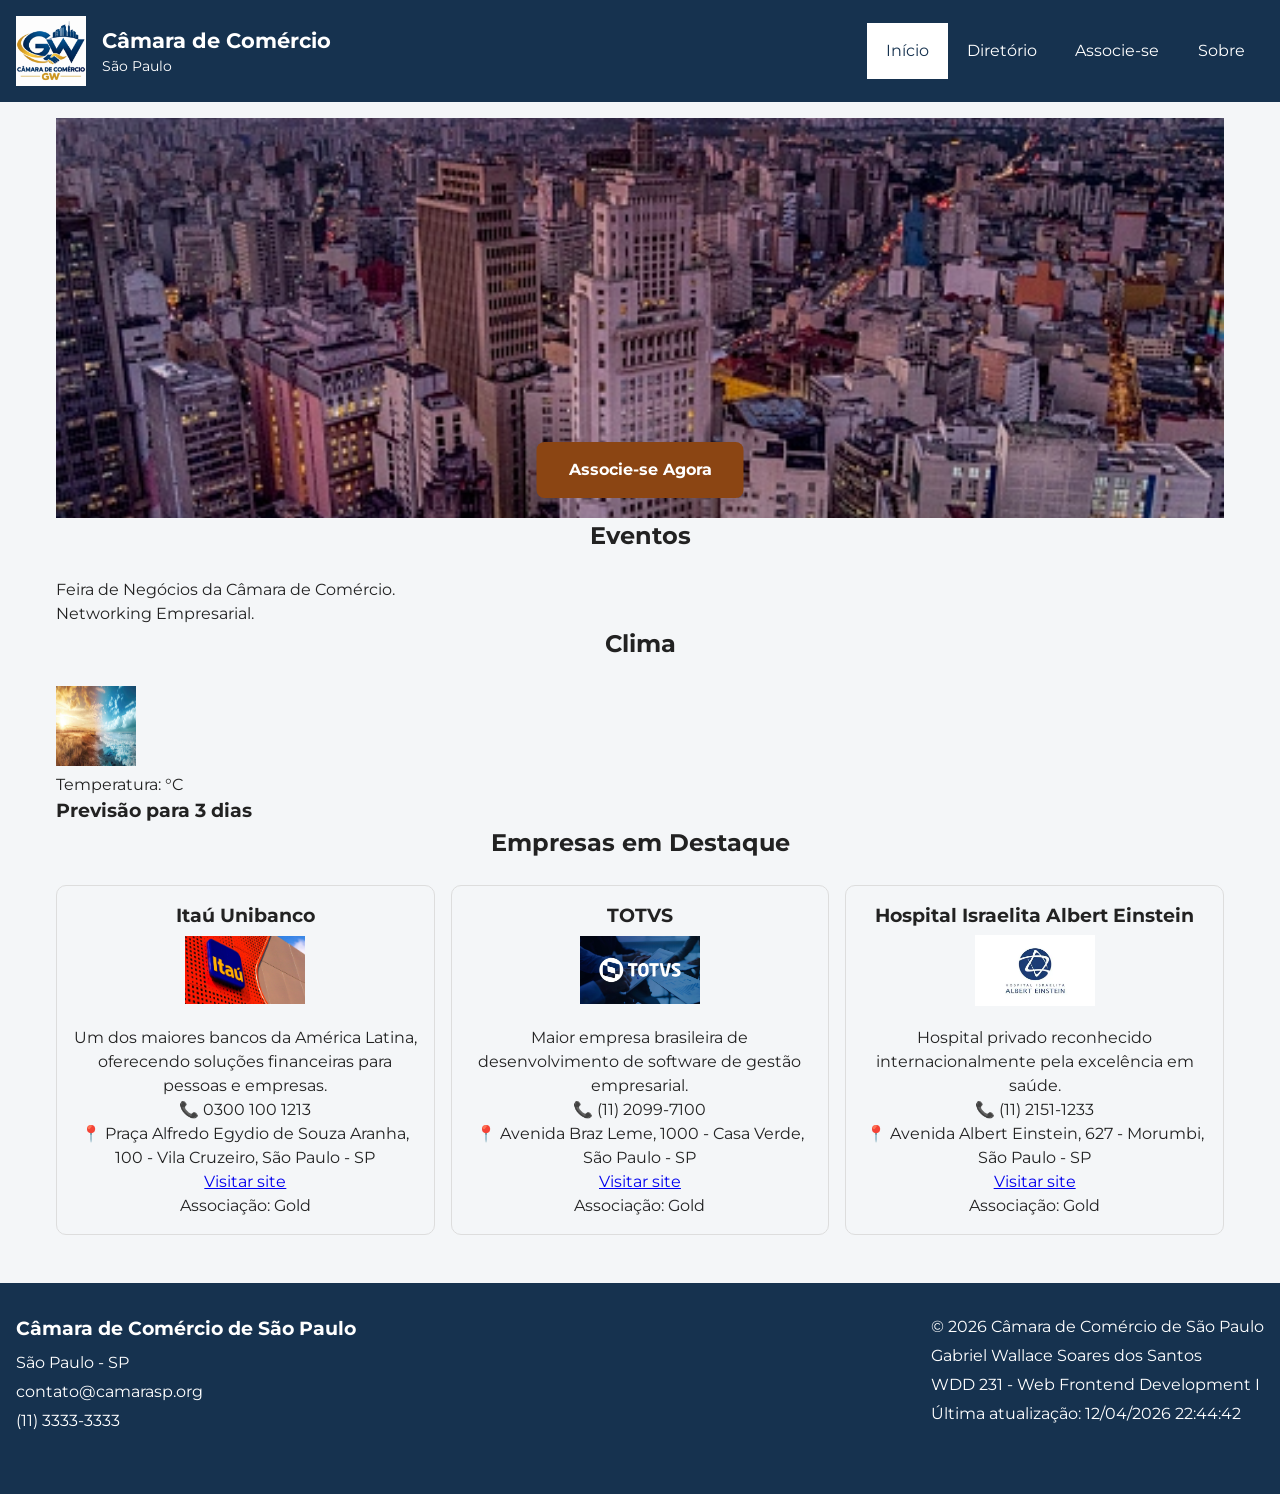
<file: camara/index.html>
<!DOCTYPE html>
<html lang="pt-BR">
<head>
    <meta charset="UTF-8">
    <meta name="viewport" content="width=device-width, initial-scale=1.0">

    <title>Câmara de Comércio de São Paulo | Início</title>

    <meta name="description" content="Bem-vindo à Câmara de Comércio de São Paulo. Conheça nossos eventos, empresas associadas e oportunidades de negócios.">

    <meta name="author" content="Gabriel Wallace Soares dos Santos">

    <link rel="icon" href="imagens/favicon.ico">

    <meta property="og:title" content="Câmara de Comércio de São Paulo">
    <meta property="og:description" content="Conectando empresas e fortalecendo negócios em São Paulo.">
    <meta property="og:image" content="https://gabrielwallacess.github.io/wdd231/camara/imagens/logo.webp">
    <meta property="og:url" content="https://gabrielwallacess.github.io/wdd231/camara/index.html">
    <meta property="og:type" content="website">

    <link rel="preconnect" href="https://fonts.googleapis.com">
    <link rel="preconnect" href="https://fonts.gstatic.com" crossorigin>

    <link href="https://fonts.googleapis.com/css2?family=Montserrat:wght@400;600;700&display=swap" rel="stylesheet">

    <link rel="stylesheet" href="estilos/telas-pequenas.css">
    <link rel="stylesheet" href="estilos/telas-grandes.css">

    <script src="scripts/navegacao.js" defer></script>
    <script src="scripts/data.js" defer></script>
    <script src="scripts/weather.js" defer></script>
    <script src="scripts/home.js" defer></script>
</head>

<body>

<header>

    <div class="logo-area">

        <img src="imagens/logo.webp"
             alt="Logo da Câmara de Comércio"
             width="70"
             height="70">

        <div>
            <h1>Câmara de Comércio</h1>
            <p>São Paulo</p>
        </div>

    </div>

    <button id="menu"
            aria-label="Abrir Menu"
            aria-expanded="false"
            aria-controls="menuNavegacao">
        ☰
    </button>

    <nav id="menuNavegacao" aria-label="Menu principal">

        <ul>

            <li><a class="active" href="index.html">Início</a></li>

            <li><a href="diretorio.html">Diretório</a></li>

            <li><a href="associacao.html">Associe-se</a></li>

            <li><a href="sobre.html">Sobre</a></li>

        </ul>

    </nav>

</header>

<main>

    <div class="hero">

    <img src="imagens/hero.webp"
         alt="Vista da cidade de São Paulo">

    <a class="cta" href="associacao.html">
        Associe-se Agora
    </a>

</div>

    <div class="informacoes">

        <section class="eventos">

            <h2>Eventos</h2>

            <p>Feira de Negócios da Câmara de Comércio.</p>

            <p>Networking Empresarial.</p>

        </section>

        <section class="clima">

    <h2>Clima</h2>

    <img id="icone-clima" 
         src="imagens/clima.webp" 
         alt="Condição atual do clima">

    <p>
        Temperatura:
        <span id="temperatura"></span>°C
    </p>

    <p id="descricao-clima"></p>

    <h3>Previsão para 3 dias</h3>

    <div id="previsao"></div>

</section>

    </div>

    <section class="destaques">

        <h2>Empresas em Destaque</h2>

        <div id="spotlights"></div>

    </section>

</main>

<footer>

     <section class="contato">
            <h3>Câmara de Comércio de São Paulo</h3>

            <p>São Paulo - SP</p>
            <p>contato@camarasp.org</p>
            <p>(11) 3333-3333</p>
        </section>

        <section class="autor">
            <p>&copy; <span id="currentyear"></span> Câmara de Comércio de São Paulo</p>
            <p>Gabriel Wallace Soares dos Santos</p>
            <p>WDD 231 - Web Frontend Development I</p>
            <p id="lastModified"></p>
        </section>

</footer>

</body>
</html>
</file>
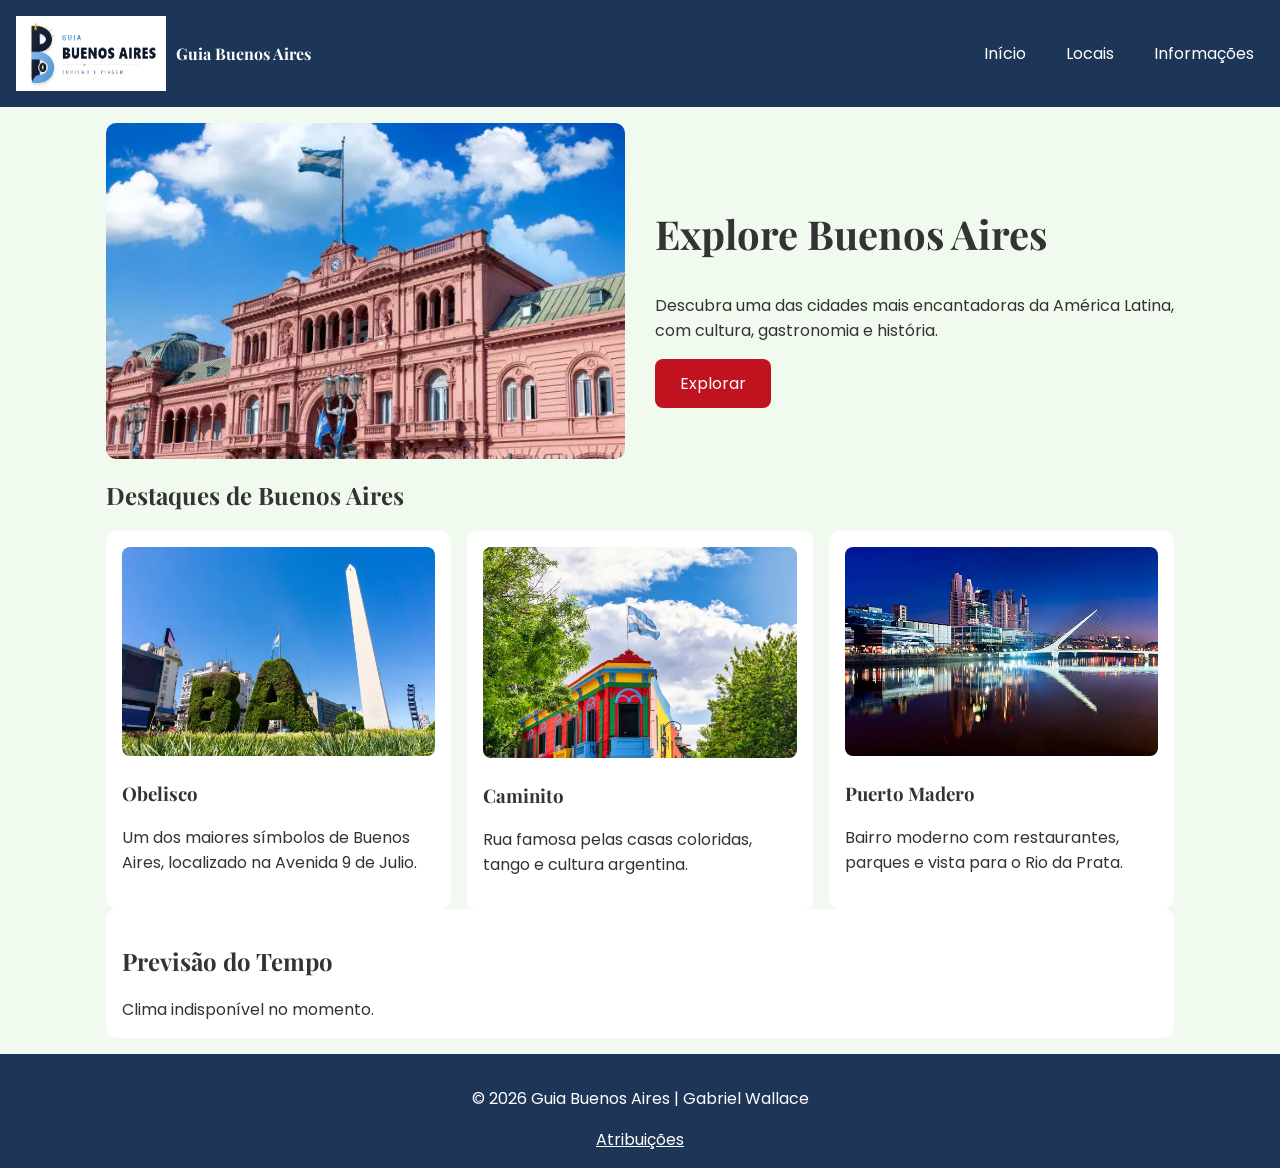
<file: final/index.html>
<!DOCTYPE html>
<html lang="pt-BR">

<head>

<meta charset="UTF-8">
<meta name="viewport" content="width=device-width, initial-scale=1.0">
<meta name="description" content="Conheça Buenos Aires com dicas de turismo, atrações, cultura, gastronomia e informações úteis para planejar sua viagem pela Argentina.">

<meta name="author" content="Gabriel Wallace Soares dos Santos">

<title>Guia Buenos Aires | Turismo e Viagem</title>


<meta property="og:title" content="Guia Buenos Aires">
<meta property="og:description" content="Planeje sua viagem para Buenos Aires com dicas, atrações, restaurantes e informações úteis.">
<meta property="og:type" content="website">
<meta property="og:url" content="https://gabrielwallacess.github.io/wdd231/final/index.html">
<meta property="og:image" content="https://gabrielwallacess.github.io/wdd231/final/images/buenos-aires.webp">


<link rel="icon" href="imagens/favicon.png">
<link rel="preconnect" href="https://fonts.googleapis.com">

<link rel="preconnect" href="https://fonts.gstatic.com" crossorigin>

<link href="https://fonts.googleapis.com/css2?family=Playfair+Display:wght@700&family=Poppins:wght@300;400;500;600;700&display=swap" rel="stylesheet">

<link rel="stylesheet" href="estilos/base.css">
<link rel="stylesheet" href="estilos/large.css">


<script type="module" src="scripts/navigation.js"></script>
<script type="module" src="scripts/main.js"></script>


</head>


<body>


<header>

<div class="logo">
    <img src="imagens/logo.png" alt="Logo Guia Buenos Aires">
    <span>Guia Buenos Aires</span>
</div>


<button 
id="menu-button"
aria-label="Abrir menu de navegação">

☰

</button>


<nav id="menu">

<a href="index.html">Início</a>

<a href="locais.html">Locais</a>

<a href="informacoes.html">Informações</a>

</nav>


</header>



<main>


<section class="hero">

<img 
src="imagens/buenos-aires.webp"
alt="Vista da cidade de Buenos Aires"
loading="lazy">


<div>

<h1>
Explore Buenos Aires
</h1>


<p>
Descubra uma das cidades mais encantadoras da América Latina,
com cultura, gastronomia e história.
</p>


<a class="button" href="locais.html">
Explorar
</a>


</div>

</section>



<section>

<h2>
Destaques de Buenos Aires
</h2>


<div class="cards">


<article class="card">

<img 
src="imagens/obelisco.webp"
alt="Obelisco de Buenos Aires"
loading="lazy">


<h3>
Obelisco
</h3>


<p>
Um dos maiores símbolos de Buenos Aires, localizado na Avenida 9 de Julio.
</p>


</article>




<article class="card">

<img 
src="imagens/caminito.webp"
alt="Rua Caminito no bairro La Boca"
loading="lazy">


<h3>
Caminito
</h3>


<p>
Rua famosa pelas casas coloridas, tango e cultura argentina.
</p>


</article>




<article class="card">

<img 
src="imagens/puertomadero.webp"
alt="Vista de Puerto Madero"
loading="lazy">


<h3>
Puerto Madero
</h3>


<p>
Bairro moderno com restaurantes, parques e vista para o Rio da Prata.
</p>


</article>


</div>


</section>




<section class="weather">

<h2>
Previsão do Tempo
</h2>


<div id="weather">

Carregando clima...

</div>


</section>



</main>



<footer>

<p>
© 2026 Guia Buenos Aires | Gabriel Wallace
</p>


<a href="atribuicoes.html">
Atribuições
</a>


</footer>



</body>

</html>
</file>
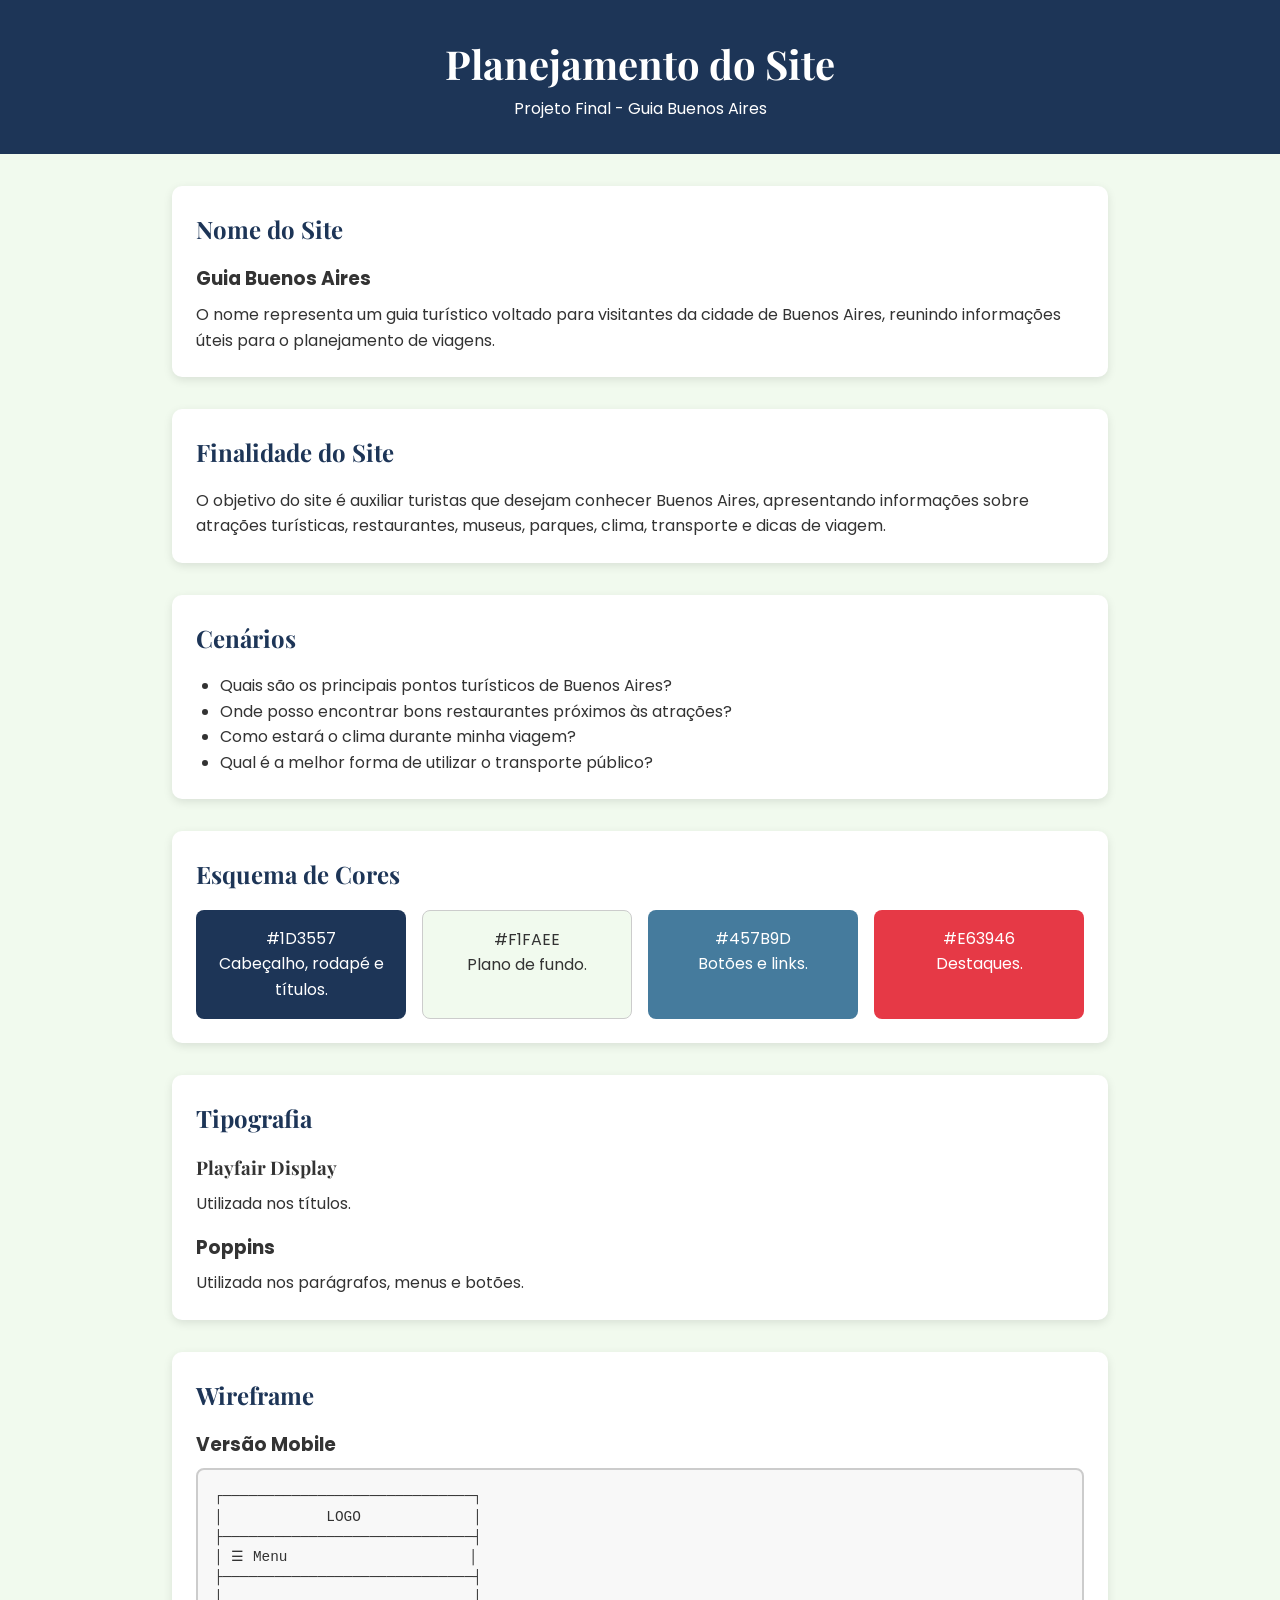
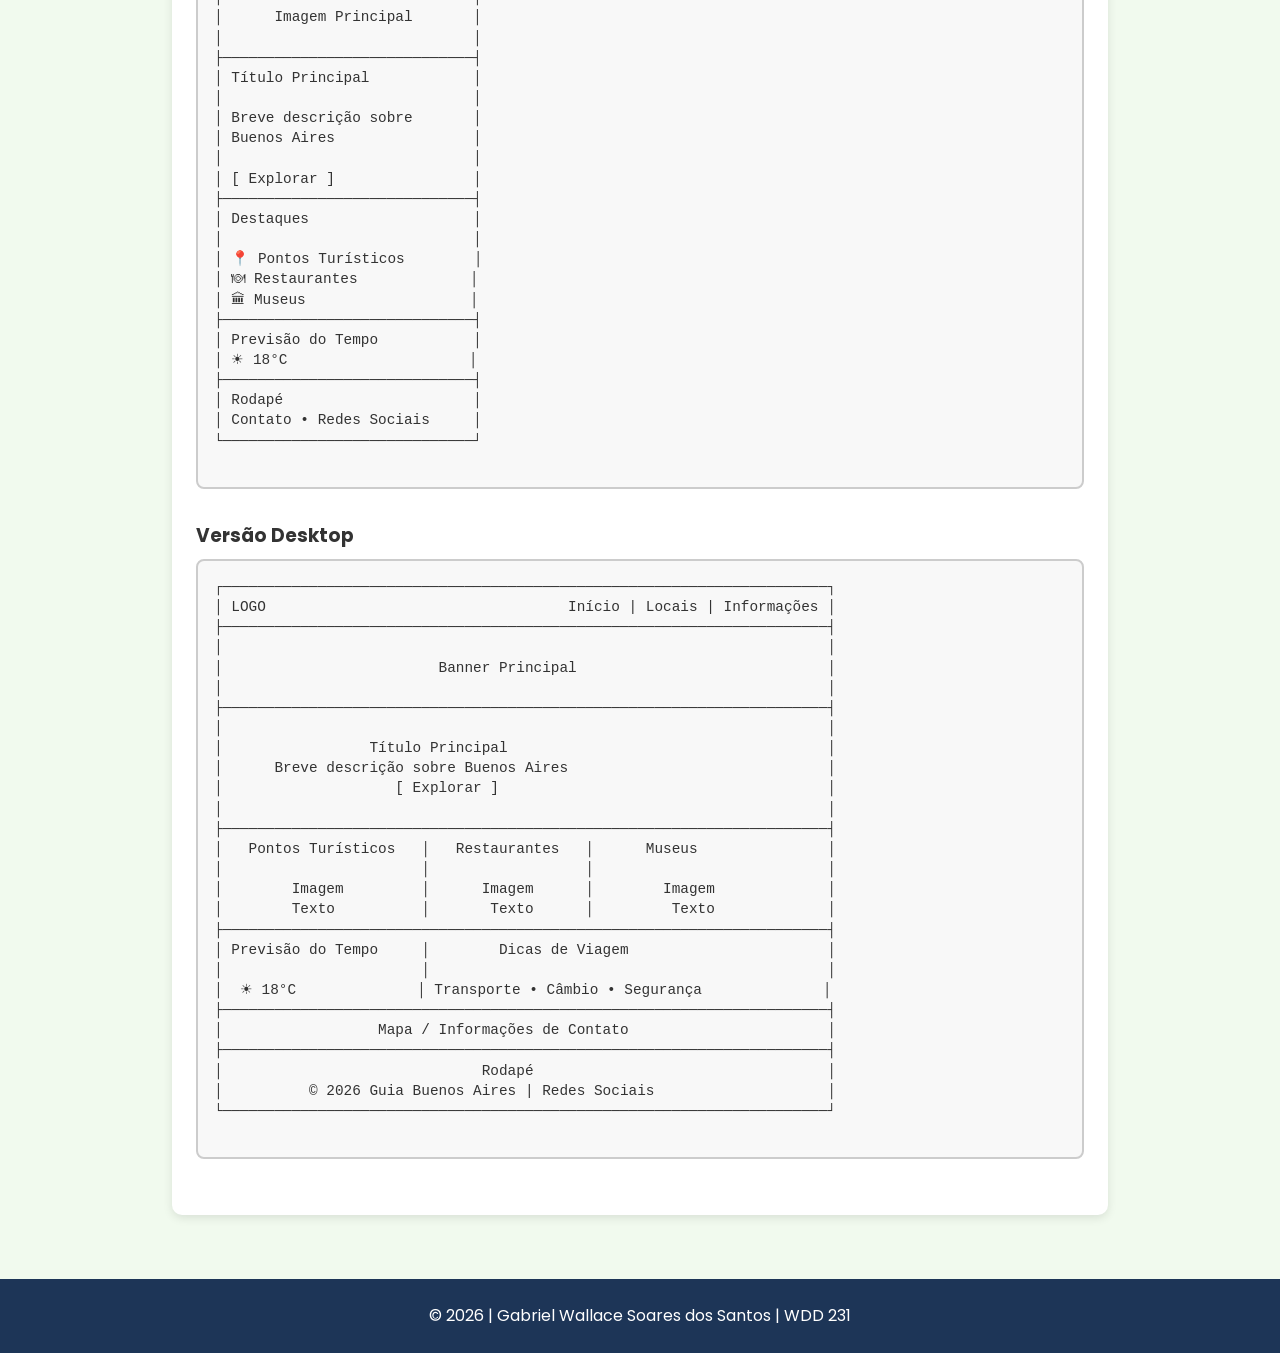
<file: planejamento.html>
<!DOCTYPE html>
<html lang="pt-BR">

<head>
    <meta charset="UTF-8">
    <meta name="viewport" content="width=device-width, initial-scale=1.0">

    <title>Planejamento do Site | Guia Buenos Aires</title>

    <meta name="author" content="Gabriel Wallace Soares dos Santos">
    <meta name="description" content="Planejamento do projeto Guia Buenos Aires para a disciplina WDD 231.">

    <link rel="preconnect" href="https://fonts.googleapis.com">
    <link rel="preconnect" href="https://fonts.gstatic.com" crossorigin>

    <link href="https://fonts.googleapis.com/css2?family=Playfair+Display:wght@700&family=Poppins:wght@300;400;500;600&display=swap" rel="stylesheet">

    <link rel="stylesheet" href="estilos/planejamento.css">
</head>

<body>

    <header>
        <h1>Planejamento do Site</h1>
        <p>Projeto Final - Guia Buenos Aires</p>
    </header>

    <main>

        <section>
            <h2>Nome do Site</h2>

            <h3>Guia Buenos Aires</h3>

            <p>
                O nome representa um guia turístico voltado para visitantes da cidade
                de Buenos Aires, reunindo informações úteis para o planejamento de viagens.
            </p>
        </section>

        <section>
            <h2>Finalidade do Site</h2>

            <p>
                O objetivo do site é auxiliar turistas que desejam conhecer Buenos Aires,
                apresentando informações sobre atrações turísticas, restaurantes,
                museus, parques, clima, transporte e dicas de viagem.
            </p>
        </section>

        <section>
            <h2>Cenários</h2>

            <ul>
                <li>Quais são os principais pontos turísticos de Buenos Aires?</li>

                <li>Onde posso encontrar bons restaurantes próximos às atrações?</li>

                <li>Como estará o clima durante minha viagem?</li>

                <li>Qual é a melhor forma de utilizar o transporte público?</li>
            </ul>
        </section>

        <section>
            <h2>Esquema de Cores</h2>

            <div class="cores">

                <div class="cor azul-escuro">
                    <span>#1D3557</span>
                    <p>Cabeçalho, rodapé e títulos.</p>
                </div>

                <div class="cor branco">
                    <span>#F1FAEE</span>
                    <p>Plano de fundo.</p>
                </div>

                <div class="cor azul">
                    <span>#457B9D</span>
                    <p>Botões e links.</p>
                </div>

                <div class="cor vermelho">
                    <span>#E63946</span>
                    <p>Destaques.</p>
                </div>

            </div>
        </section>

        <section>
            <h2>Tipografia</h2>

            <h3 class="playfair">Playfair Display</h3>

            <p>Utilizada nos títulos.</p>

            <h3 class="poppins">Poppins</h3>

            <p>Utilizada nos parágrafos, menus e botões.</p>
        </section>

        <section>
            <h2>Wireframe</h2>

            <article>

                <h3>Versão Mobile</h3>

                 <pre>
┌─────────────────────────────┐
│            LOGO             │
├─────────────────────────────┤
│ ☰ Menu                     │
├─────────────────────────────┤
│                             │
│      Imagem Principal       │
│                             │
├─────────────────────────────┤
│ Título Principal            │
│                             │
│ Breve descrição sobre       │
│ Buenos Aires                │
│                             │
│ [ Explorar ]                │
├─────────────────────────────┤
│ Destaques                   │
│                             │
│ 📍 Pontos Turísticos        │
│ 🍽 Restaurantes             │
│ 🏛 Museus                   │
├─────────────────────────────┤
│ Previsão do Tempo           │
│ ☀ 18°C                     │
├─────────────────────────────┤
│ Rodapé                      │
│ Contato • Redes Sociais     │
└─────────────────────────────┘
        </pre>

            </article>

            <article>

                <h3>Versão Desktop</h3>

                <pre>
┌──────────────────────────────────────────────────────────────────────┐
│ LOGO                                   Início | Locais | Informações │
├──────────────────────────────────────────────────────────────────────┤
│                                                                      │
│                         Banner Principal                             │
│                                                                      │
├──────────────────────────────────────────────────────────────────────┤
│                                                                      │
│                 Título Principal                                     │
│      Breve descrição sobre Buenos Aires                              │
│                    [ Explorar ]                                      │
│                                                                      │
├──────────────────────────────────────────────────────────────────────┤
│   Pontos Turísticos   │   Restaurantes   │      Museus               │
│                       │                  │                           │
│        Imagem         │      Imagem      │        Imagem             │
│        Texto          │       Texto      │         Texto             │
├──────────────────────────────────────────────────────────────────────┤
│ Previsão do Tempo     │        Dicas de Viagem                       │
│                       │                                              │
│  ☀ 18°C              │ Transporte • Câmbio • Segurança              │
├──────────────────────────────────────────────────────────────────────┤
│                  Mapa / Informações de Contato                       │
├──────────────────────────────────────────────────────────────────────┤
│                              Rodapé                                  │
│          © 2026 Guia Buenos Aires | Redes Sociais                    │
└──────────────────────────────────────────────────────────────────────┘
        </pre>

            </article>

        </section>

    </main>

    <footer>
        <p>&copy; 2026 | Gabriel Wallace Soares dos Santos | WDD 231</p>
    </footer>

</body>

</html>
</file>
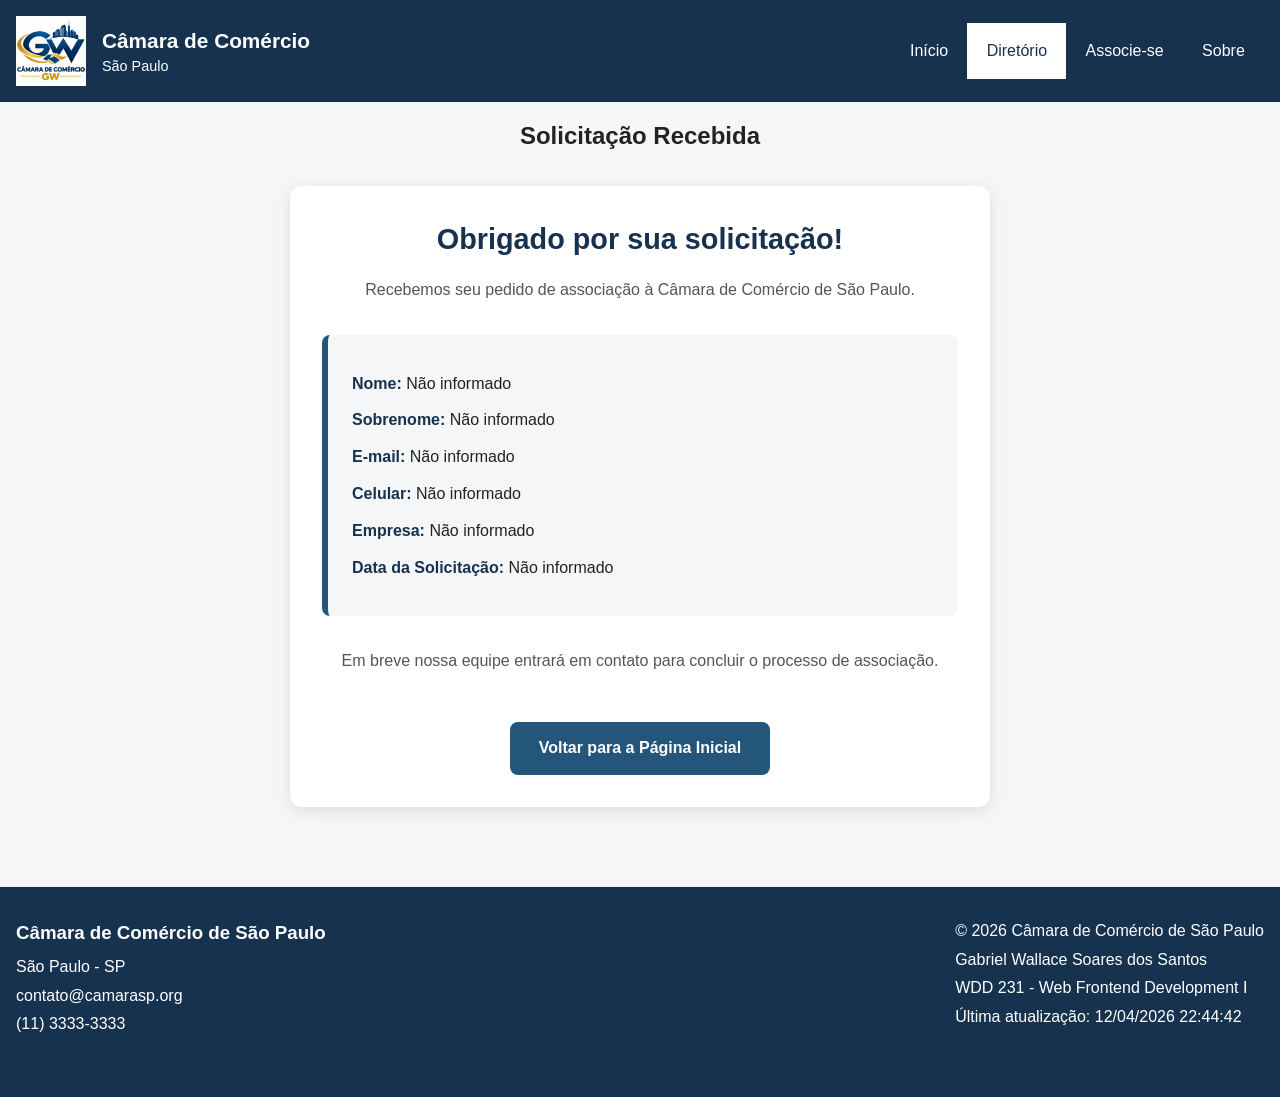
<file: camara/agradecimento.html>
<!DOCTYPE html>
<html lang="pt-BR">

<head>
    <meta charset="UTF-8">
    <meta name="viewport" content="width=device-width, initial-scale=1.0">

    <title>Câmara de Comércio de São Paulo | Agradecimento</title>

    <meta name="author" content="Gabriel Wallace Soares dos Santos">

    <meta name="description"
        content="Obrigado por solicitar sua associação à Câmara de Comércio de São Paulo.">

    <link rel="icon" href="imagens/favicon.ico">

    <meta property="og:title" content="Câmara de Comércio de São Paulo">
    <meta property="og:description" content="Página de agradecimento">
    <meta property="og:image"
        content="https://gabrielwallacess.github.io/wdd231/camara/imagens/logo.webp">
    <meta property="og:url"
        content="https://gabrielwallacess.github.io/wdd231/camara/agradecimento.html">

    <link rel="stylesheet" href="estilos/telas-pequenas.css">
    <link rel="stylesheet" href="estilos/telas-grandes.css">
    <link rel="stylesheet" href="estilos/associacao.css">

    <script src="scripts/data.js" defer></script>
    <script src="scripts/navegacao.js" defer></script>
    <script src="scripts/agradecimento.js" defer></script>

</head>

<body>

<header>

    <div class="logo-area">
        <img src="imagens/logo.webp" alt="Logo da Câmara de Comércio" width="70" height="70">

        <div>
            <h1>Câmara de Comércio</h1>
            <p>São Paulo</p>
        </div>
    </div>

    <button id="menu" aria-label="Abrir Menu">
        ☰
    </button>

    <nav id="menuNavegacao">

        <ul>

            <li><a href="index.html">Início</a></li>

            <li><a class="active" href="diretorio.html">Diretório</a></li>

            <li><a href="associar.html">Associe-se</a></li>

            <li><a href="sobre.html">Sobre</a></li>

        </ul>

    </nav>

</header>

<main>

    <h2>Solicitação Recebida</h2>

    <section class="thankyou">

        <h3>Obrigado por sua solicitação!</h3>

        <p>
            Recebemos seu pedido de associação à Câmara de Comércio de São Paulo.
        </p>

        <div class="dados-formulario">

            <p><strong>Nome:</strong> <span id="nome"></span></p>

            <p><strong>Sobrenome:</strong> <span id="sobrenome"></span></p>

            <p><strong>E-mail:</strong> <span id="email"></span></p>

            <p><strong>Celular:</strong> <span id="telefone"></span></p>

            <p><strong>Empresa:</strong> <span id="empresa"></span></p>

            <p><strong>Data da Solicitação:</strong> <span id="timestamp"></span></p>

        </div>

        <p>
            Em breve nossa equipe entrará em contato para concluir o processo de associação.
        </p>

        <a href="index.html" class="btn-home">
            Voltar para a Página Inicial
        </a>

    </section>

</main>

<footer>

      <section class="contato">
            <h3>Câmara de Comércio de São Paulo</h3>

            <p>São Paulo - SP</p>
            <p>contato@camarasp.org</p>
            <p>(11) 3333-3333</p>
        </section>

        <section class="autor">
            <p>&copy; <span id="currentyear"></span> Câmara de Comércio de São Paulo</p>
            <p>Gabriel Wallace Soares dos Santos</p>
            <p>WDD 231 - Web Frontend Development I</p>
            <p id="lastModified"></p>
        </section>

    </section>

</footer>


</body>

</html>
</file>
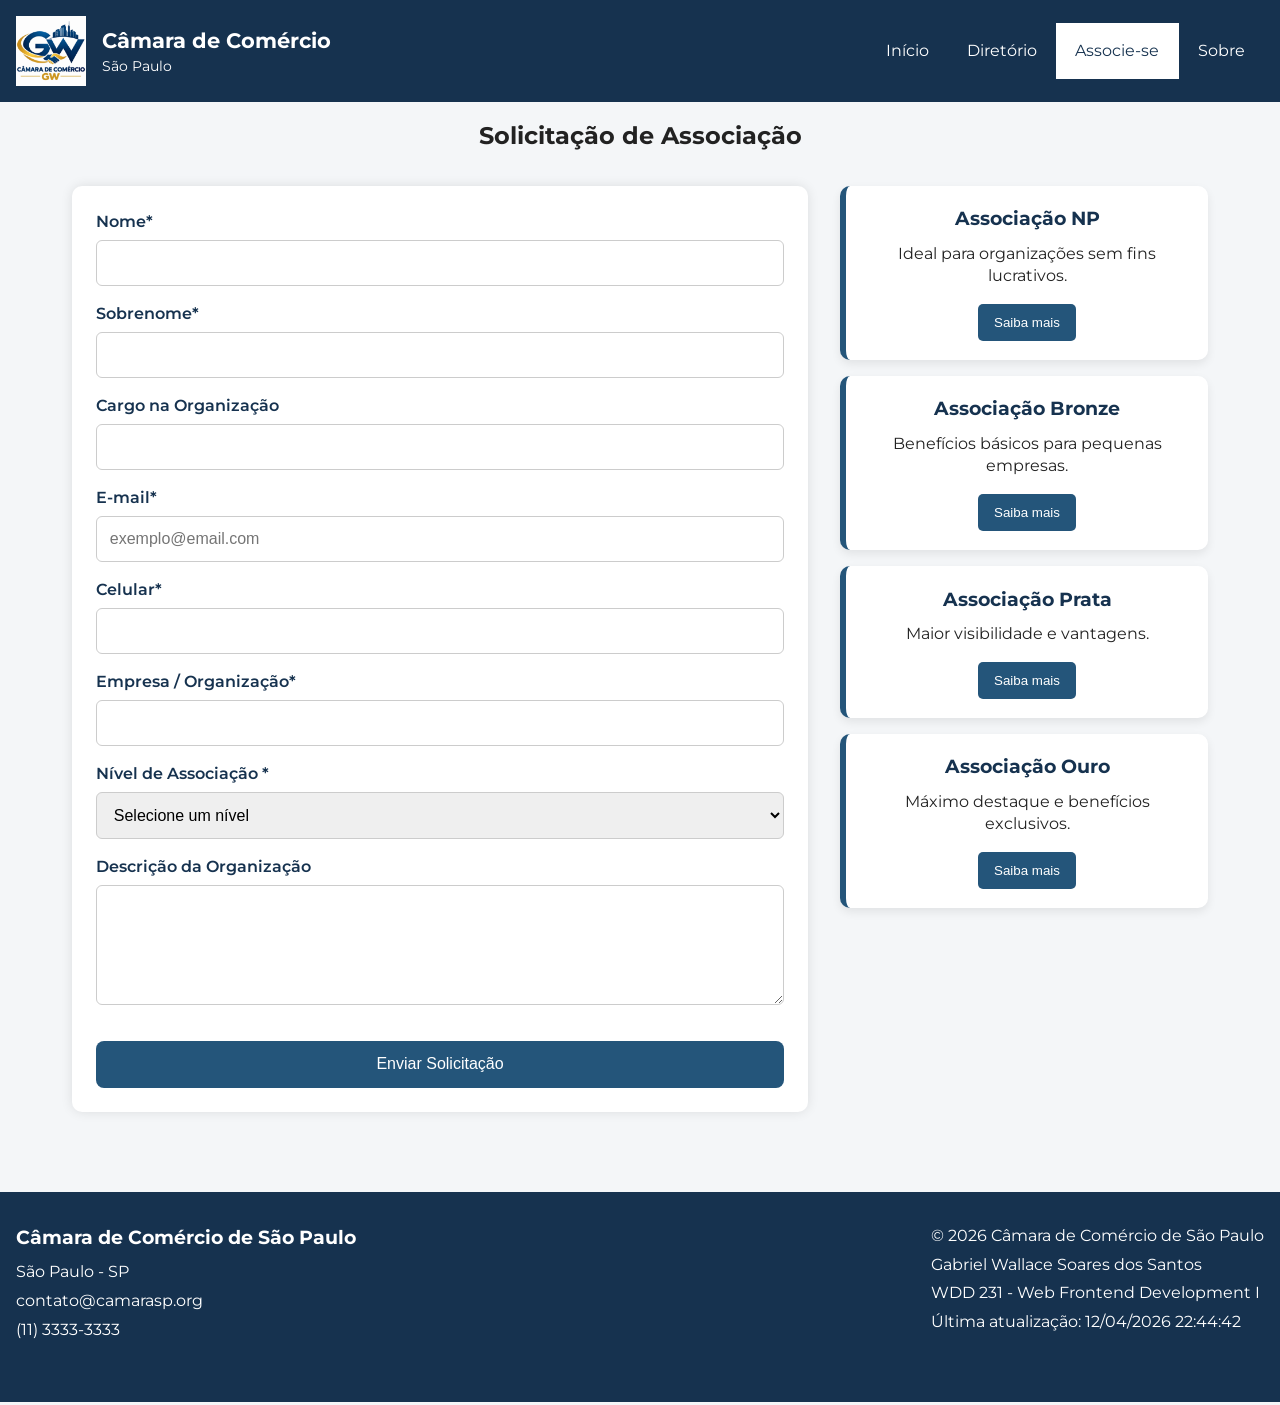
<file: camara/associacao.html>
<!DOCTYPE html>
<html lang="pt-BR">

<head>
    <meta charset="UTF-8">
    <meta name="viewport" content="width=device-width, initial-scale=1.0">

    <title>Associe-se | Câmara de Comércio de São Paulo</title>
    <meta name="author" content="Gabriel Wallace Soares dos Santos">
    <meta name="description"
        content="Solicite sua associação à Câmara de Comércio de São Paulo.">

    <link rel="icon" href="imagens/favicon.ico">

    <meta property="og:title" content="Câmara de Comércio de São Paulo">
    <meta property="og:description" content="Solicite sua associação à Câmara de Comércio de São Paulo e tenha acesso a networking, capacitações, eventos e benefícios exclusivos para empresas.">
    <meta property="og:image" content="https://gabrielwallacess.github.io/wdd231/camara/imagens/logo.webp">
    <meta property="og:url" content="https://gabrielwallacess.github.io/wdd231/camara/associacao.html">

    <link rel="preconnect" href="https://fonts.googleapis.com">
<link rel="preconnect" href="https://fonts.gstatic.com" crossorigin>

<link href="https://fonts.googleapis.com/css2?family=Montserrat:wght@400;500;600;700&family=Playfair+Display:wght@700&display=swap" rel="stylesheet">

    <link rel="stylesheet" href="estilos/telas-pequenas.css">
    <link rel="stylesheet" href="estilos/telas-grandes.css">
    <link rel="stylesheet" href="estilos/associacao.css">

    <script src="scripts/data.js" defer></script>
    <script src="scripts/navegacao.js" defer></script>
    <script src="scripts/associacao.js" defer></script>
</head>

<body>

<header>

    <div class="logo-area">
        <img src="imagens/logo.webp" alt="Logo da Câmara de Comércio" width="70" height="70">

        <div>
            <h1>Câmara de Comércio</h1>
            <p>São Paulo</p>
        </div>
    </div>

    <button id="menu" aria-label="Abrir Menu">
        ☰
    </button>

    <nav id="menuNavegacao">

        <ul>

            <li><a href="index.html">Início</a></li>

            <li><a href="diretorio.html">Diretório</a></li>

            <li><a class="active" href="associacao.html">Associe-se</a></li>

            <li><a href="sobre.html">Sobre</a></li>


        </ul>

    </nav>

</header>

<main>

<h2>Solicitação de Associação</h2>

<div class="membership-container">

<!-- FORMULÁRIO -->

<form method="get" action="agradecimento.html">

<label>
Nome*
<input
type="text"
name="nome"
title="Digite seu nome"
autocomplete="given-name"
required>
</label>

<label>
Sobrenome*
<input
type="text"
name="sobrenome"
title="Digite seu sobrenome"
autocomplete="family-name"
required>
</label>

<label>
Cargo na Organização
<input
type="text"
name="cargo"
title="Digite seu cargo"
autocomplete="organization-title"
pattern="[A-Za-zÀ-ÿ\s-]{7,}">
</label>

<label>
E-mail*
<input
type="email"
name="email"
title="Digite um e-mail válido"
placeholder="exemplo@email.com"
autocomplete="email"
required>
</label>

<label>
Celular*
<input
type="tel"
name="telefone"
title="Digite seu celular"
autocomplete="tel"
required>
</label>

<label>
Empresa / Organização*
<input
type="text"
name="empresa"
title="Nome da empresa"
autocomplete="organization"
required>
</label>

<label for="membership">
    Nível de Associação *

    <select
        id="membership"
        name="membership"
        title="Selecione um nível de associação"
        required>

        <option value="">Selecione um nível</option>
        <option value="np">
            NP Membership
        </option>

        <option value="bronze">
            Bronze Membership
        </option>

        <option value="silver">
            Silver Membership
        </option>

        <option value="gold">
            Gold Membership
        </option>

    </select>
</label>

<label for="descricao">
    Descrição da Organização

    <textarea
        id="descricao"
        name="descricao"
        title="Descrição da organização"
        rows="5"></textarea>
</label>

<input
type="hidden"
name="timestamp"
id="timestamp">

<button type="submit">
Enviar Solicitação
</button>

</form>

<!-- CARTÕES -->

<section class="membership-cards">

<article class="card">

<h3>Associação NP</h3>

<p>Ideal para organizações sem fins lucrativos.</p>

<button class="modal-btn" data-modal="modal-np">
Saiba mais
</button>

</article>

<article class="card">

<h3>Associação Bronze</h3>

<p>Benefícios básicos para pequenas empresas.</p>

<button class="modal-btn" data-modal="modal-bronze">
Saiba mais
</button>

</article>

<article class="card">

<h3>Associação Prata</h3>

<p>Maior visibilidade e vantagens.</p>

<button class="modal-btn" data-modal="modal-silver">
Saiba mais
</button>

</article>

<article class="card">

<h3>Associação Ouro</h3>

<p>Máximo destaque e benefícios exclusivos.</p>

<button class="modal-btn" data-modal="modal-gold">
Saiba mais
</button>

</article>

</section>

</div>

</main>

<footer>

      <section class="contato">
            <h3>Câmara de Comércio de São Paulo</h3>

            <p>São Paulo - SP</p>
            <p>contato@camarasp.org</p>
            <p>(11) 3333-3333</p>
        </section>

        <section class="autor">
            <p>&copy; <span id="currentyear"></span> Câmara de Comércio de São Paulo</p>
            <p>Gabriel Wallace Soares dos Santos</p>
            <p>WDD 231 - Web Frontend Development I</p>
            <p id="lastModified"></p>
        </section>

    </section>

</footer>


<!-- MODAL NP -->

<dialog id="modal-np">

<h3>Associação NP</h3>

<ul>

<li>Sem custo</li>

<li>Eventos comunitários</li>

<li>Networking</li>

</ul>

<button class="close">Fechar</button>

</dialog>

<!-- MODAL BRONZE -->

<dialog id="modal-bronze">

<h3>Associação Bronze</h3>

<ul>

<li>Divulgação no diretório</li>

<li>Desconto em eventos</li>

<li>Suporte empresarial</li>

</ul>

<button class="close">Fechar</button>

</dialog>

<!-- MODAL PRATA -->

<dialog id="modal-silver">

<h3>Associação Prata</h3>

<ul>

<li>Todos os benefícios Bronze</li>

<li>Treinamentos exclusivos</li>

<li>Destaque no diretório</li>

<li>Maior networking</li>

</ul>

<button class="close">Fechar</button>

</dialog>

<!-- MODAL OURO -->

<dialog id="modal-gold">

<h3>Associação Ouro</h3>

<ul>

<li>Todos os benefícios anteriores</li>

<li>Destaque na página inicial</li>

<li>Publicidade Premium</li>

<li>Eventos VIP</li>

<li>Consultorias exclusivas</li>

</ul>

<button class="close">Fechar</button>

</dialog>

</body>

</html>
</file>
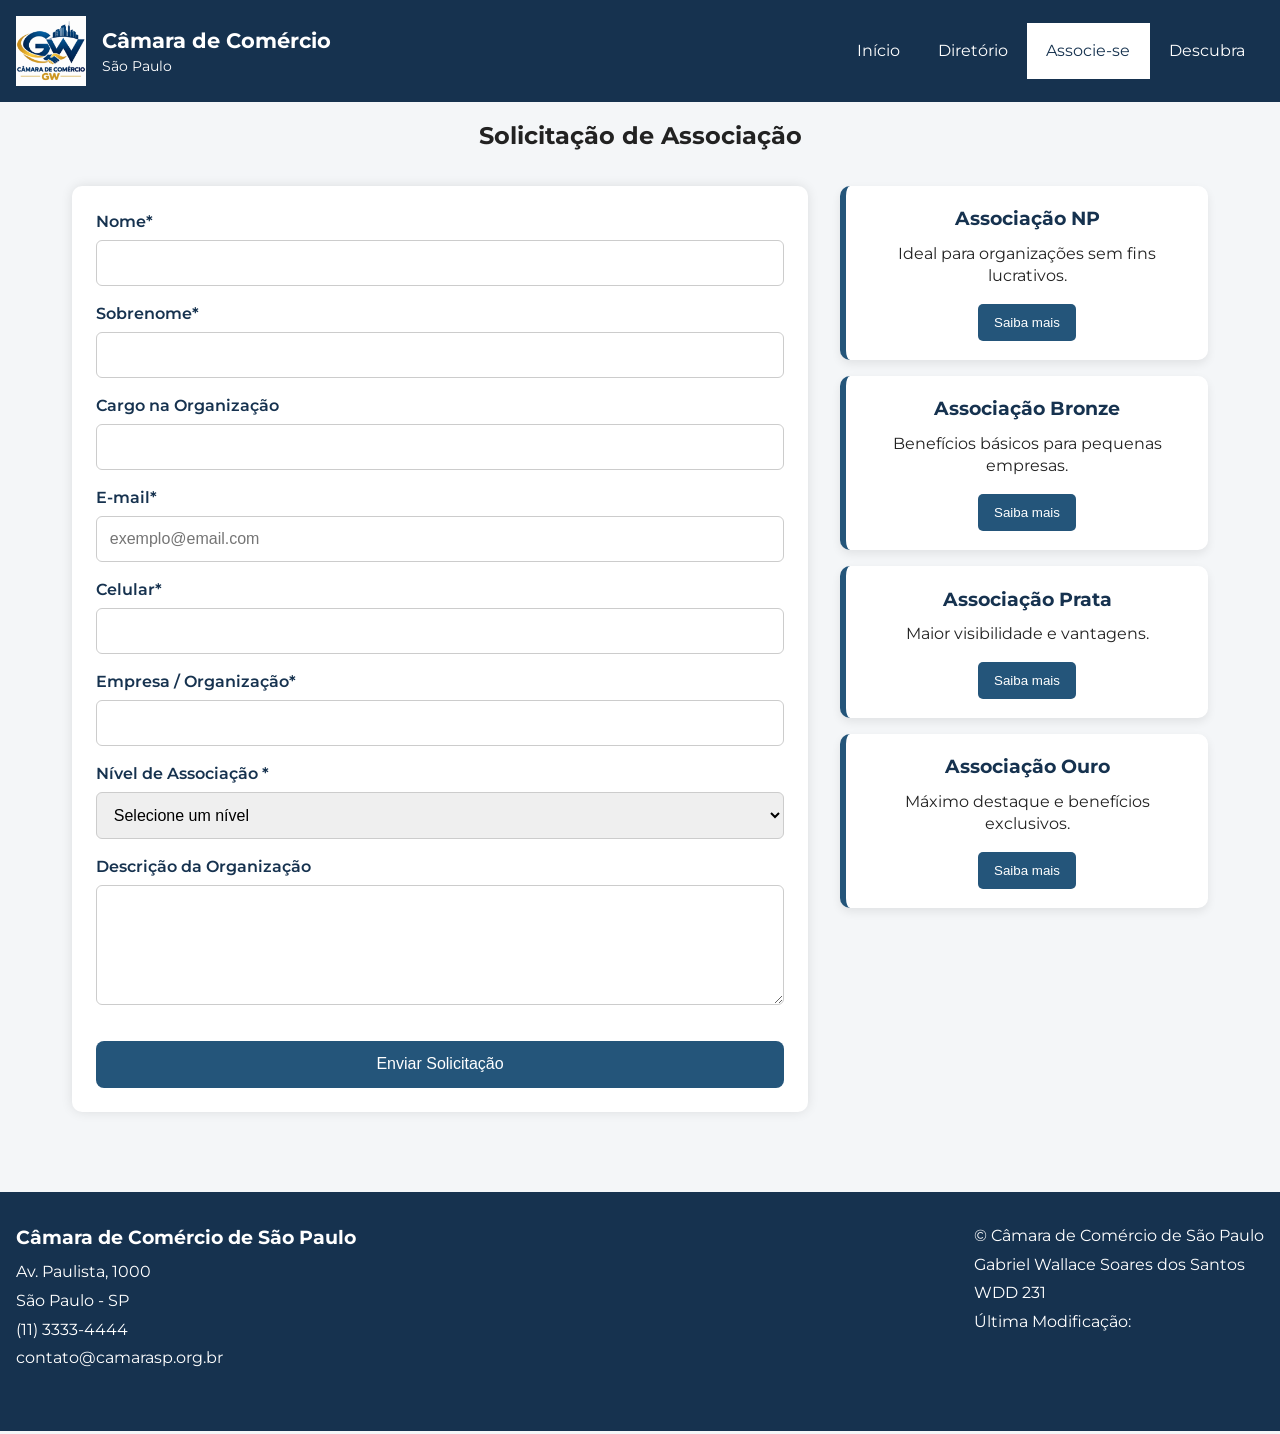
<file: camara/associar.html>
<!DOCTYPE html>
<html lang="pt-BR">

<head>
    <meta charset="UTF-8">
    <meta name="viewport" content="width=device-width, initial-scale=1.0">

    <title>Associe-se | Câmara de Comércio de São Paulo</title>
    <meta name="author" content="Gabriel Wallace Soares dos Santos">
    <meta name="description"
        content="Solicite sua associação à Câmara de Comércio de São Paulo.">

    <link rel="icon" href="imagens/favicon.ico">

    <meta property="og:title" content="Câmara de Comércio de São Paulo">
    <meta property="og:description" content="Solicite sua associação à Câmara de Comércio de São Paulo e tenha acesso a networking, capacitações, eventos e benefícios exclusivos para empresas.">
    <meta property="og:image" content="https://gabrielwallacess.github.io/wdd231/camara/imagens/logo.webp">
    <meta property="og:url" content="https://gabrielwallacess.github.io/wdd231/camara/associacao.html">

    <link rel="preconnect" href="https://fonts.googleapis.com">
<link rel="preconnect" href="https://fonts.gstatic.com" crossorigin>

<link href="https://fonts.googleapis.com/css2?family=Montserrat:wght@400;500;600;700&family=Playfair+Display:wght@700&display=swap" rel="stylesheet">

    <link rel="stylesheet" href="estilos/telas-pequenas.css">
    <link rel="stylesheet" href="estilos/telas-grandes.css">
    <link rel="stylesheet" href="estilos/associacao.css">

    <script src="scripts/data.js" defer></script>
    <script src="scripts/navegacao.js" defer></script>
    <script src="scripts/associacao.js" defer></script>
</head>

<body>

<header>

    <div class="logo-area">
        <img src="imagens/logo.webp" alt="Logo da Câmara de Comércio" width="70" height="70">

        <div>
            <h1>Câmara de Comércio</h1>
            <p>São Paulo</p>
        </div>
    </div>

    <button id="menu" aria-label="Abrir Menu">
        ☰
    </button>

    <nav id="menuNavegacao">

        <ul>

            <li><a href="index.html">Início</a></li>

            <li><a href="diretorio.html">Diretório</a></li>

            <li><a class="active" href="associar.html">Associe-se</a></li>

            <li><a href="descubra.html">Descubra</a></li>


        </ul>

    </nav>

</header>

<main>

<h2>Solicitação de Associação</h2>

<div class="membership-container">

<!-- FORMULÁRIO -->

<form method="get" action="agradecimento.html">

<label>
Nome*
<input
type="text"
name="nome"
title="Digite seu nome"
autocomplete="given-name"
required>
</label>

<label>
Sobrenome*
<input
type="text"
name="sobrenome"
title="Digite seu sobrenome"
autocomplete="family-name"
required>
</label>

<label>
Cargo na Organização
<input
type="text"
name="cargo"
title="Digite seu cargo"
autocomplete="organization-title"
pattern="[A-Za-zÀ-ÿ\s-]{7,}">
</label>

<label>
E-mail*
<input
type="email"
name="email"
title="Digite um e-mail válido"
placeholder="exemplo@email.com"
autocomplete="email"
required>
</label>

<label>
Celular*
<input
type="tel"
name="telefone"
title="Digite seu celular"
autocomplete="tel"
required>
</label>

<label>
Empresa / Organização*
<input
type="text"
name="empresa"
title="Nome da empresa"
autocomplete="organization"
required>
</label>

<label for="nivel">
    Nível de Associação *

    <select
        id="nivel"
        name="nivel"
        title="Selecione um nível de associação"
        required>

        <option value="">Selecione um nível</option>
        <option value="np">Associação NP</option>
        <option value="bronze">Associação Bronze</option>
        <option value="silver">Associação Prata</option>
        <option value="gold">Associação Ouro</option>

    </select>
</label>

<label for="descricao">
    Descrição da Organização

    <textarea
        id="descricao"
        name="descricao"
        title="Descrição da organização"
        rows="5"></textarea>
</label>

<input
type="hidden"
name="timestamp"
id="timestamp">

<button type="submit">
Enviar Solicitação
</button>

</form>

<!-- CARTÕES -->

<section class="membership-cards">

<article class="card">

<h3>Associação NP</h3>

<p>Ideal para organizações sem fins lucrativos.</p>

<button class="modal-btn" data-modal="modal-np">
Saiba mais
</button>

</article>

<article class="card">

<h3>Associação Bronze</h3>

<p>Benefícios básicos para pequenas empresas.</p>

<button class="modal-btn" data-modal="modal-bronze">
Saiba mais
</button>

</article>

<article class="card">

<h3>Associação Prata</h3>

<p>Maior visibilidade e vantagens.</p>

<button class="modal-btn" data-modal="modal-silver">
Saiba mais
</button>

</article>

<article class="card">

<h3>Associação Ouro</h3>

<p>Máximo destaque e benefícios exclusivos.</p>

<button class="modal-btn" data-modal="modal-gold">
Saiba mais
</button>

</article>

</section>

</div>

</main>

<footer>

    <section>

        <h3>Câmara de Comércio de São Paulo</h3>

        <p>Av. Paulista, 1000</p>

        <p>São Paulo - SP</p>

        <p>(11) 3333-4444</p>

        <p>contato@camarasp.org.br</p>

    </section>

    <section>

        <p>&copy; <span id="ano"></span> Câmara de Comércio de São Paulo</p>

        <p>
            Gabriel Wallace Soares dos Santos
        </p>

        <p>WDD 231</p>

        <p>
            Última Modificação:
            <span id="ultimaModificacao"></span>
        </p>

    </section>

</footer>


<!-- MODAL NP -->

<dialog id="modal-np">

<h3>Associação NP</h3>

<ul>

<li>Sem custo</li>

<li>Eventos comunitários</li>

<li>Networking</li>

</ul>

<button class="close">Fechar</button>

</dialog>

<!-- MODAL BRONZE -->

<dialog id="modal-bronze">

<h3>Associação Bronze</h3>

<ul>

<li>Divulgação no diretório</li>

<li>Desconto em eventos</li>

<li>Suporte empresarial</li>

</ul>

<button class="close">Fechar</button>

</dialog>

<!-- MODAL PRATA -->

<dialog id="modal-silver">

<h3>Associação Prata</h3>

<ul>

<li>Todos os benefícios Bronze</li>

<li>Treinamentos exclusivos</li>

<li>Destaque no diretório</li>

<li>Maior networking</li>

</ul>

<button class="close">Fechar</button>

</dialog>

<!-- MODAL OURO -->

<dialog id="modal-gold">

<h3>Associação Ouro</h3>

<ul>

<li>Todos os benefícios anteriores</li>

<li>Destaque na página inicial</li>

<li>Publicidade Premium</li>

<li>Eventos VIP</li>

<li>Consultorias exclusivas</li>

</ul>

<button class="close">Fechar</button>

</dialog>

</body>

</html>
</file>
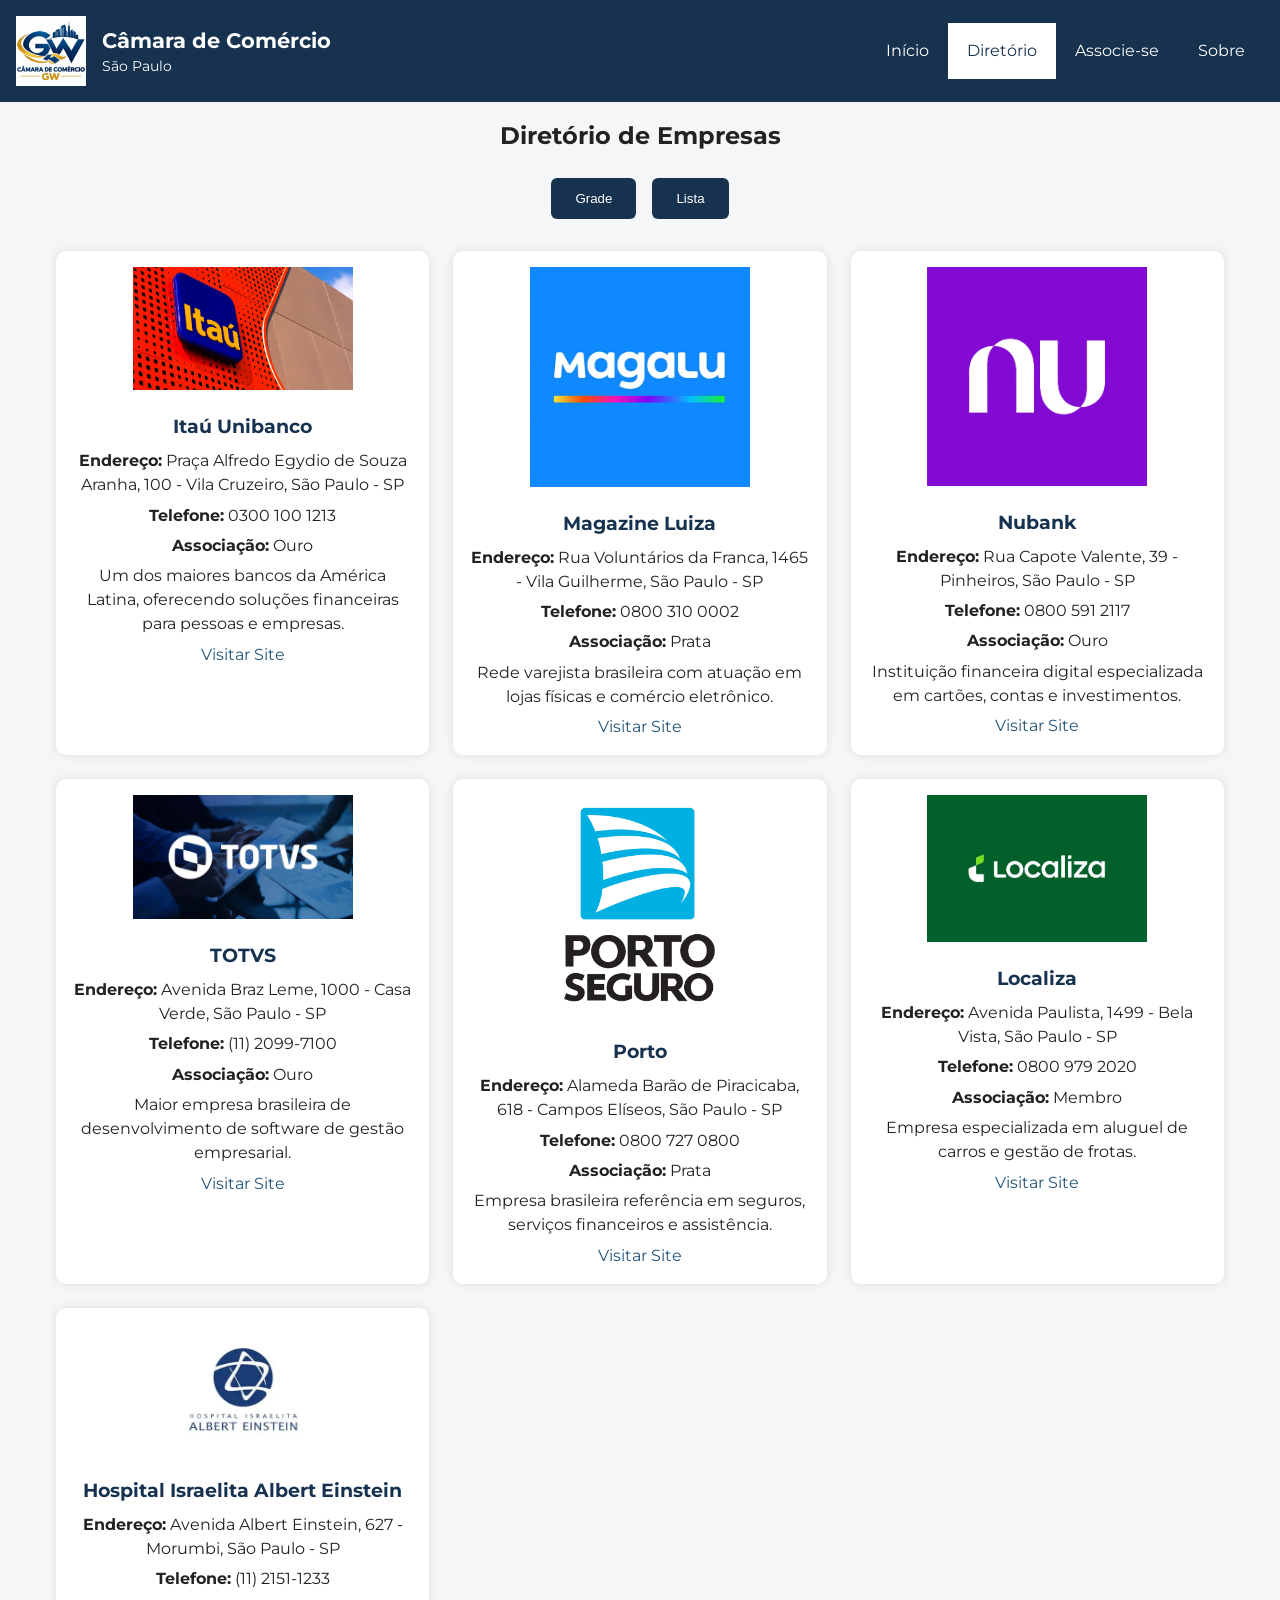
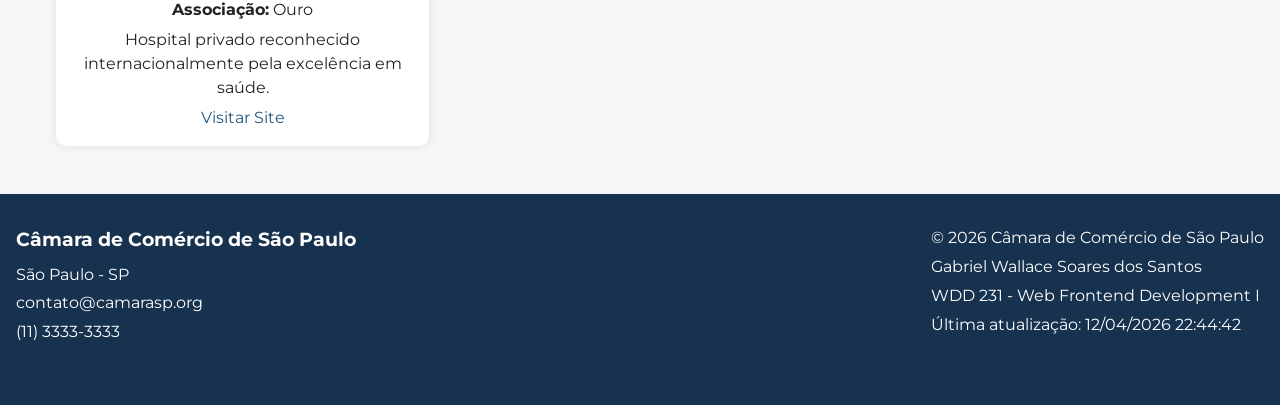
<file: camara/diretorio.html>
<!DOCTYPE html>
<html lang="pt-BR">
<head>
    <meta charset="UTF-8">
    <meta name="viewport" content="width=device-width, initial-scale=1.0">

    <title>Câmara de Comércio de São Paulo | Diretório</title>
    <meta name="description" content="Diretório de empresas associadas à Câmara de Comércio de São Paulo.">
    <meta name="author" content="Gabriel Wallace Soares dos Santos">

    <link rel="icon" href="imagens/favicon.ico">

    <meta property="og:title" content="Câmara de Comércio de São Paulo">
    <meta property="og:description" content="Conheça as empresas associadas à Câmara de Comércio de São Paulo.">
    <meta property="og:image" content="https://gabrielwallacess.github.io/wdd231/camara/imagens/logo.png">
    <meta property="og:url" content="https://gabrielwallacess.github.io/wdd231/camara/diretorio.html">
    <meta property="og:type" content="website">

    <link rel="preconnect" href="https://fonts.googleapis.com">
    <link rel="preconnect" href="https://fonts.gstatic.com" crossorigin>
    <link href="https://fonts.googleapis.com/css2?family=Montserrat:wght@400;600;700&display=swap" rel="stylesheet">

    <link rel="stylesheet" href="estilos/telas-pequenas.css">
    <link rel="stylesheet" href="estilos/telas-grandes.css">

    <script src="scripts/navegacao.js" defer></script>
    <script src="scripts/data.js" defer></script>
    <script src="scripts/diretorio.js" defer></script>

</head>

<body>

<header>

    <div class="logo-area">
        <img src="imagens/logo.webp" alt="Logo da Câmara de Comércio" width="70" height="70">

        <div>
            <h1>Câmara de Comércio</h1>
            <p>São Paulo</p>
        </div>
    </div>

    <button id="menu" aria-label="Abrir Menu">
        ☰
    </button>

    <nav id="menuNavegacao">

        <ul>

            <li><a href="index.html">Início</a></li>

            <li><a class="active" href="diretorio.html">Diretório</a></li>

            <li><a href="associacao.html">Associe-se</a></li>

            <li><a href="sobre.html">Sobre</a></li>

        </ul>

    </nav>

</header>

<main>

    <h2>Diretório de Empresas</h2>

    <div class="botoes-visualizacao">

        <button id="gridView">Grade</button>

        <button id="listView">Lista</button>

    </div>

    <section id="membros" class="grid">

       

    </section>

</main>

<footer>

      <section class="contato">
            <h3>Câmara de Comércio de São Paulo</h3>

            <p>São Paulo - SP</p>
            <p>contato@camarasp.org</p>
            <p>(11) 3333-3333</p>
        </section>

        <section class="autor">
            <p>&copy; <span id="currentyear"></span> Câmara de Comércio de São Paulo</p>
            <p>Gabriel Wallace Soares dos Santos</p>
            <p>WDD 231 - Web Frontend Development I</p>
            <p id="lastModified"></p>
        </section>

    </section>

</footer>

</body>
</html>
</file>
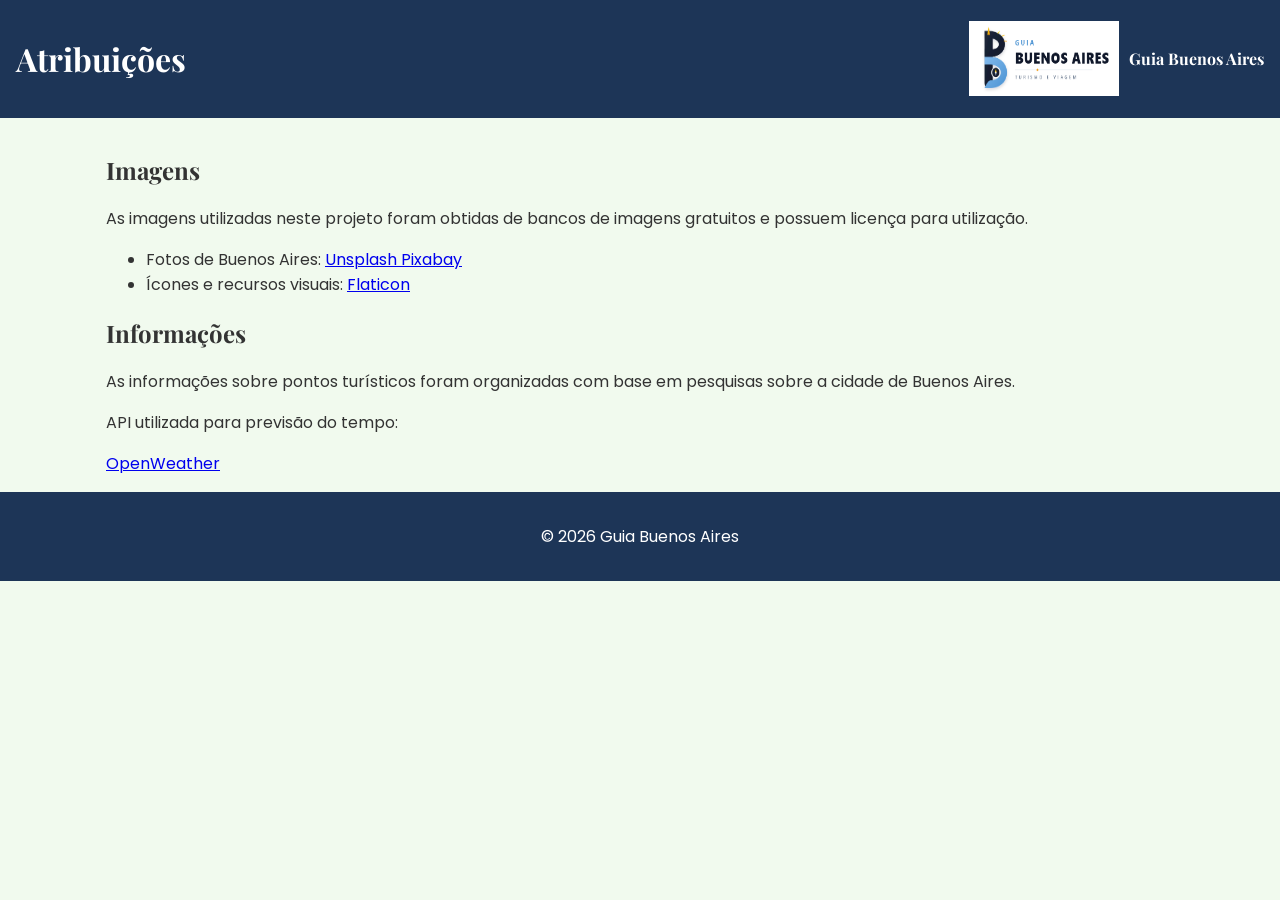
<file: final/atribuicoes.html>
<!DOCTYPE html>
<html lang="pt-BR">

<head>

<meta charset="UTF-8">
<meta name="description" content="Veja as referências das imagens, textos e recursos utilizados no desenvolvimento do site Guia Buenos Aires.">
<meta name="viewport" content="width=device-width, initial-scale=1.0">


<title>Atribuições | Guia Buenos Aires</title>


<meta property="og:title" content="Atribuições | Guia Buenos Aires">

<meta property="og:description" content="Conheça as fontes de imagens, textos e recursos utilizados no desenvolvimento do Guia Buenos Aires.">

<meta property="og:type" content="website">

<meta property="og:url" content="https://gabrielwallacess.github.io/wdd231/final/atribuicoes.html">

<meta property="og:image" content="https://gabrielwallacess.github.io/wdd231/final/imagens/buenos-aires.webp">


<meta name="author" content="Gabriel Wallace Soares dos Santos">


<link rel="icon" href="imagens/favicon.png">
<link rel="preconnect" href="https://fonts.googleapis.com">

<link rel="preconnect" href="https://fonts.gstatic.com" crossorigin>

<link href="https://fonts.googleapis.com/css2?family=Playfair+Display:wght@700&family=Poppins:wght@300;400;500;600;700&display=swap" rel="stylesheet">

<link rel="stylesheet" href="estilos/base.css">
<link rel="stylesheet" href="estilos/large.css">

<script type="module" src="scripts/navigation.js"></script>
<script type="module" src="scripts/main.js"></script>


</head>


<body>


<header>

<h1>
Atribuições
</h1>
<div class="logo">
    <img src="imagens/logo.png" alt="Logo Guia Buenos Aires">
    <span>Guia Buenos Aires</span>
</div>
</header>



<main>


<section>


<h2>
Imagens
</h2>


<p>
As imagens utilizadas neste projeto foram obtidas de bancos de imagens gratuitos e possuem licença para utilização.
</p>


<ul>

<li>
Fotos de Buenos Aires:
<a href="https://unsplash.com/" target="_blank">
Unsplash
</a>
<a href="https://pixabay.com/pt/images/search/buenos%20aires/" target="_blank">
Pixabay
</a>
</li>


<li>
Ícones e recursos visuais:
<a href="https://www.flaticon.com/" target="_blank">
Flaticon
</a>
</li>


</ul>



</section>




<section>


<h2>
Informações
</h2>


<p>
As informações sobre pontos turísticos foram organizadas com base em pesquisas sobre a cidade de Buenos Aires.
</p>


<p>
API utilizada para previsão do tempo:
</p>


<a href="https://openweathermap.org/" target="_blank">
OpenWeather
</a>



</section>


</main>



<footer>


<p>
© 2026 Guia Buenos Aires
</p>


</footer>

</body>


</html>
</file>
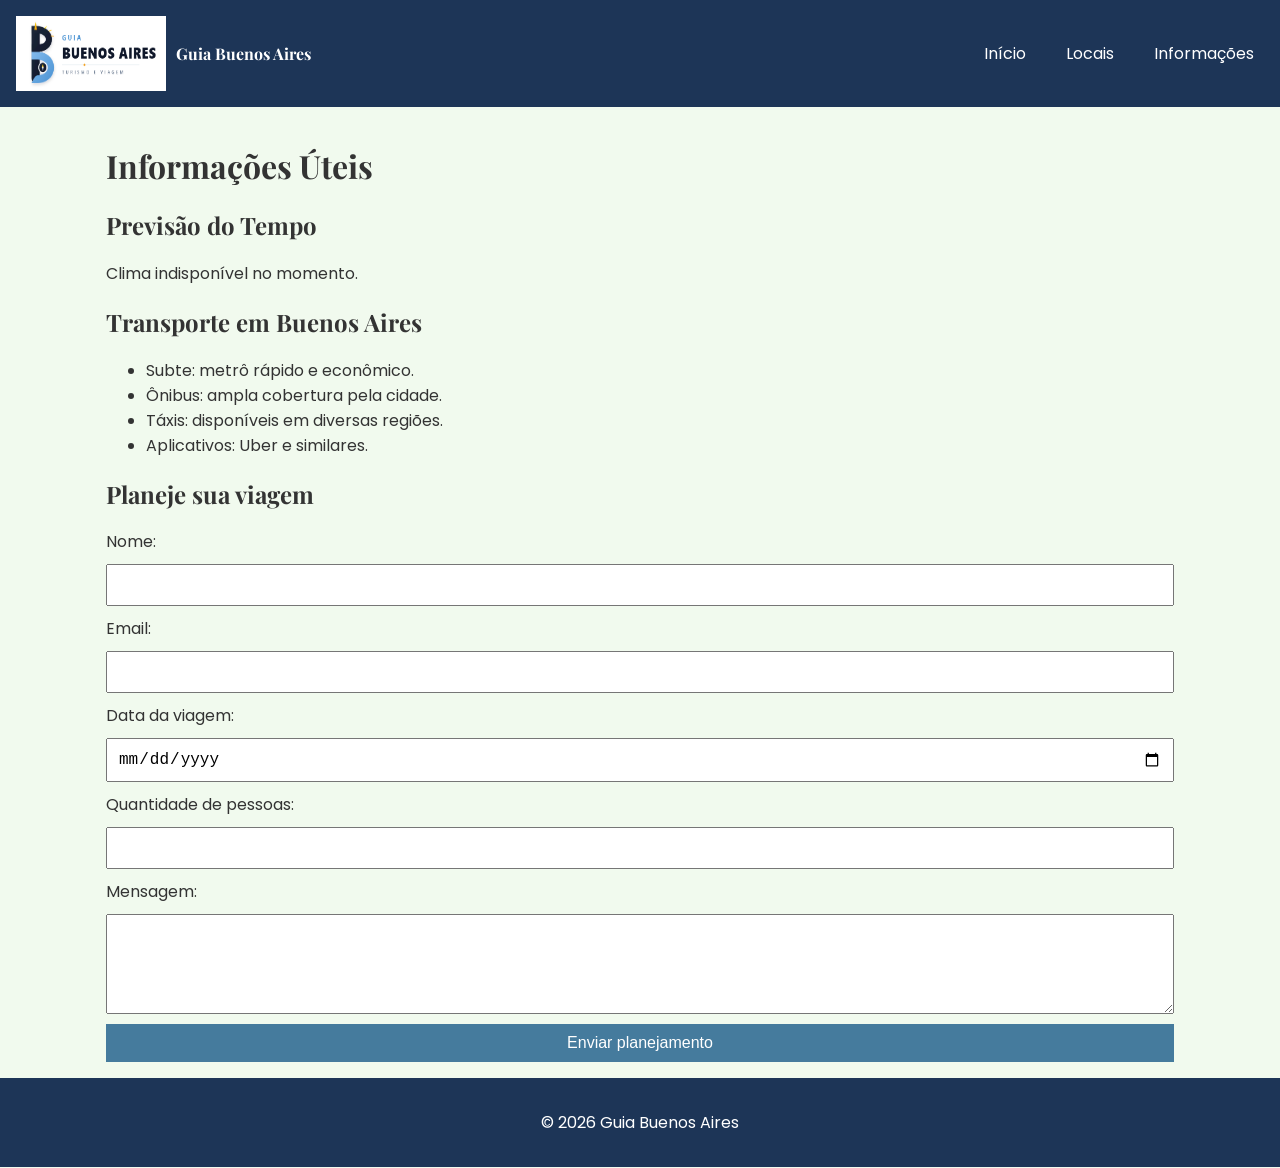
<file: final/informacoes.html>
<!DOCTYPE html>
<html lang="pt-BR">

<head>

<meta charset="UTF-8">

<meta name="viewport" content="width=device-width, initial-scale=1.0">


<title>Informações Úteis | Guia Buenos Aires</title>


<meta property="og:title" content="Informações Úteis | Guia Buenos Aires">
<meta property="og:description" content="Confira informações sobre clima, transporte e dicas para sua viagem.">
<meta property="og:type" content="website">
<meta property="og:url" content="https://gabrielwallacess.github.io/wdd231/final/informacoes.html">
<meta property="og:image" content="https://gabrielwallacess.github.io/wdd231/final/images/buenos-aires.webp">


<link rel="icon" href="imagens/favicon.png">
<link rel="preconnect" href="https://fonts.googleapis.com">

<link rel="preconnect" href="https://fonts.gstatic.com" crossorigin>

<link href="https://fonts.googleapis.com/css2?family=Playfair+Display:wght@700&family=Poppins:wght@300;400;500;600;700&display=swap" rel="stylesheet">

<link rel="stylesheet" href="estilos/base.css">

<link rel="stylesheet" href="estilos/large.css">


<script type="module" src="scripts/navigation.js"></script>

<script type="module" src="scripts/informacoes.js"></script>


</head>


<body>


<header>


<div class="logo">

<img src="imagens/logo.png" alt="Logo Guia Buenos Aires">

<span>Guia Buenos Aires</span>

</div>


<button 
id="menu-button"
aria-label="Abrir menu de navegação">

☰

</button>


<nav id="menu">

<a href="index.html">Início</a>

<a href="locais.html">Locais</a>

<a href="informacoes.html">Informações</a>

</nav>


</header>



<main>


<h1>
Informações Úteis
</h1>



<section>


<h2>
Previsão do Tempo
</h2>


<div id="weather">

Carregando clima...

</div>


</section>



<section>


<h2>
Transporte em Buenos Aires
</h2>


<ul>

<li>
Subte: metrô rápido e econômico.
</li>

<li>
Ônibus: ampla cobertura pela cidade.
</li>

<li>
Táxis: disponíveis em diversas regiões.
</li>

<li>
Aplicativos: Uber e similares.
</li>

</ul>


</section>




<section>


<h2>
Planeje sua viagem
</h2>



<form action="obrigado.html" method="get">


<label for="nome">
Nome:
</label>


<input 
type="text"
id="nome"
name="nome"
required>



<label for="email">
Email:
</label>


<input
type="email"
id="email"
name="email"
required>



<label for="data">
Data da viagem:
</label>


<input
type="date"
id="data"
name="data"
required>



<label for="pessoas">
Quantidade de pessoas:
</label>


<input
type="number"
id="pessoas"
name="pessoas"
min="1"
required>



<label for="mensagem">
Mensagem:
</label>


<textarea
id="mensagem"
name="mensagem">
</textarea>



<button type="submit">
Enviar planejamento
</button>



</form>


</section>


</main>



<footer>

<p>
© 2026 Guia Buenos Aires
</p>

</footer>



</body>

</html>
</file>
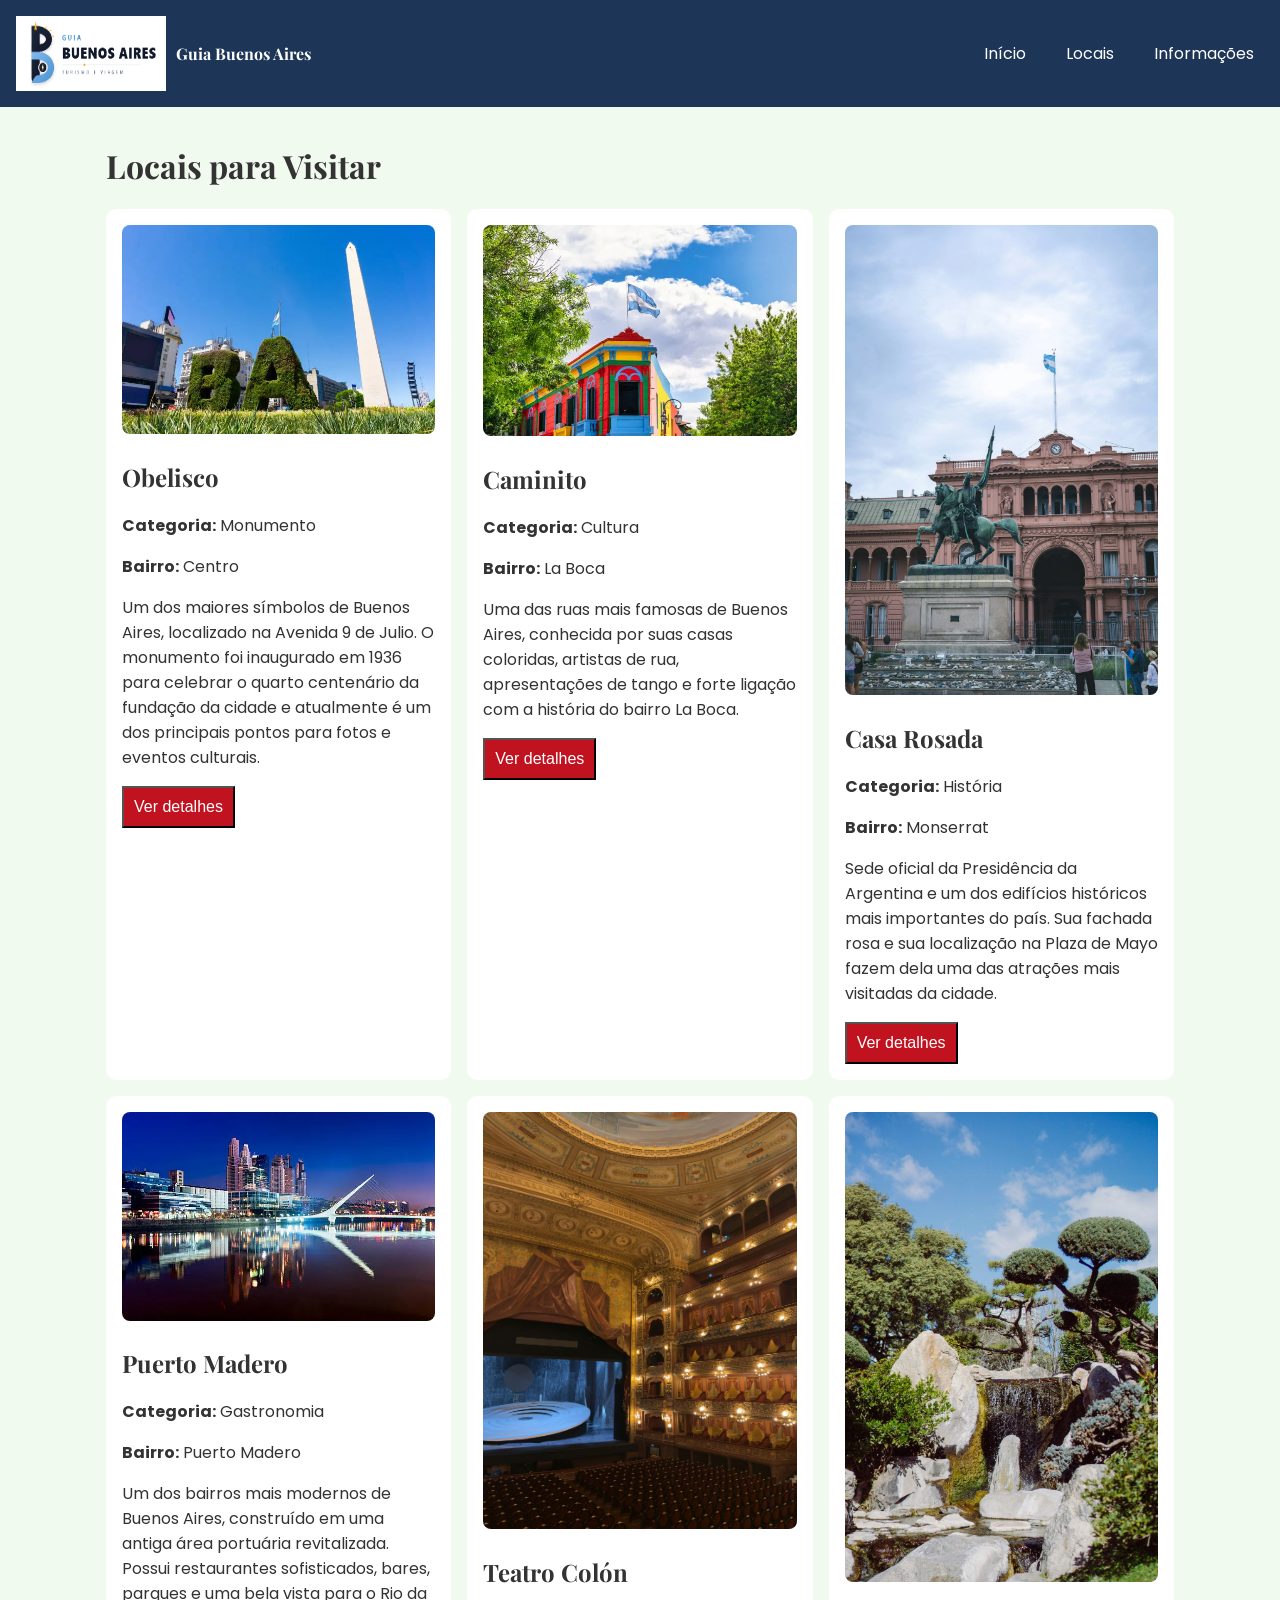
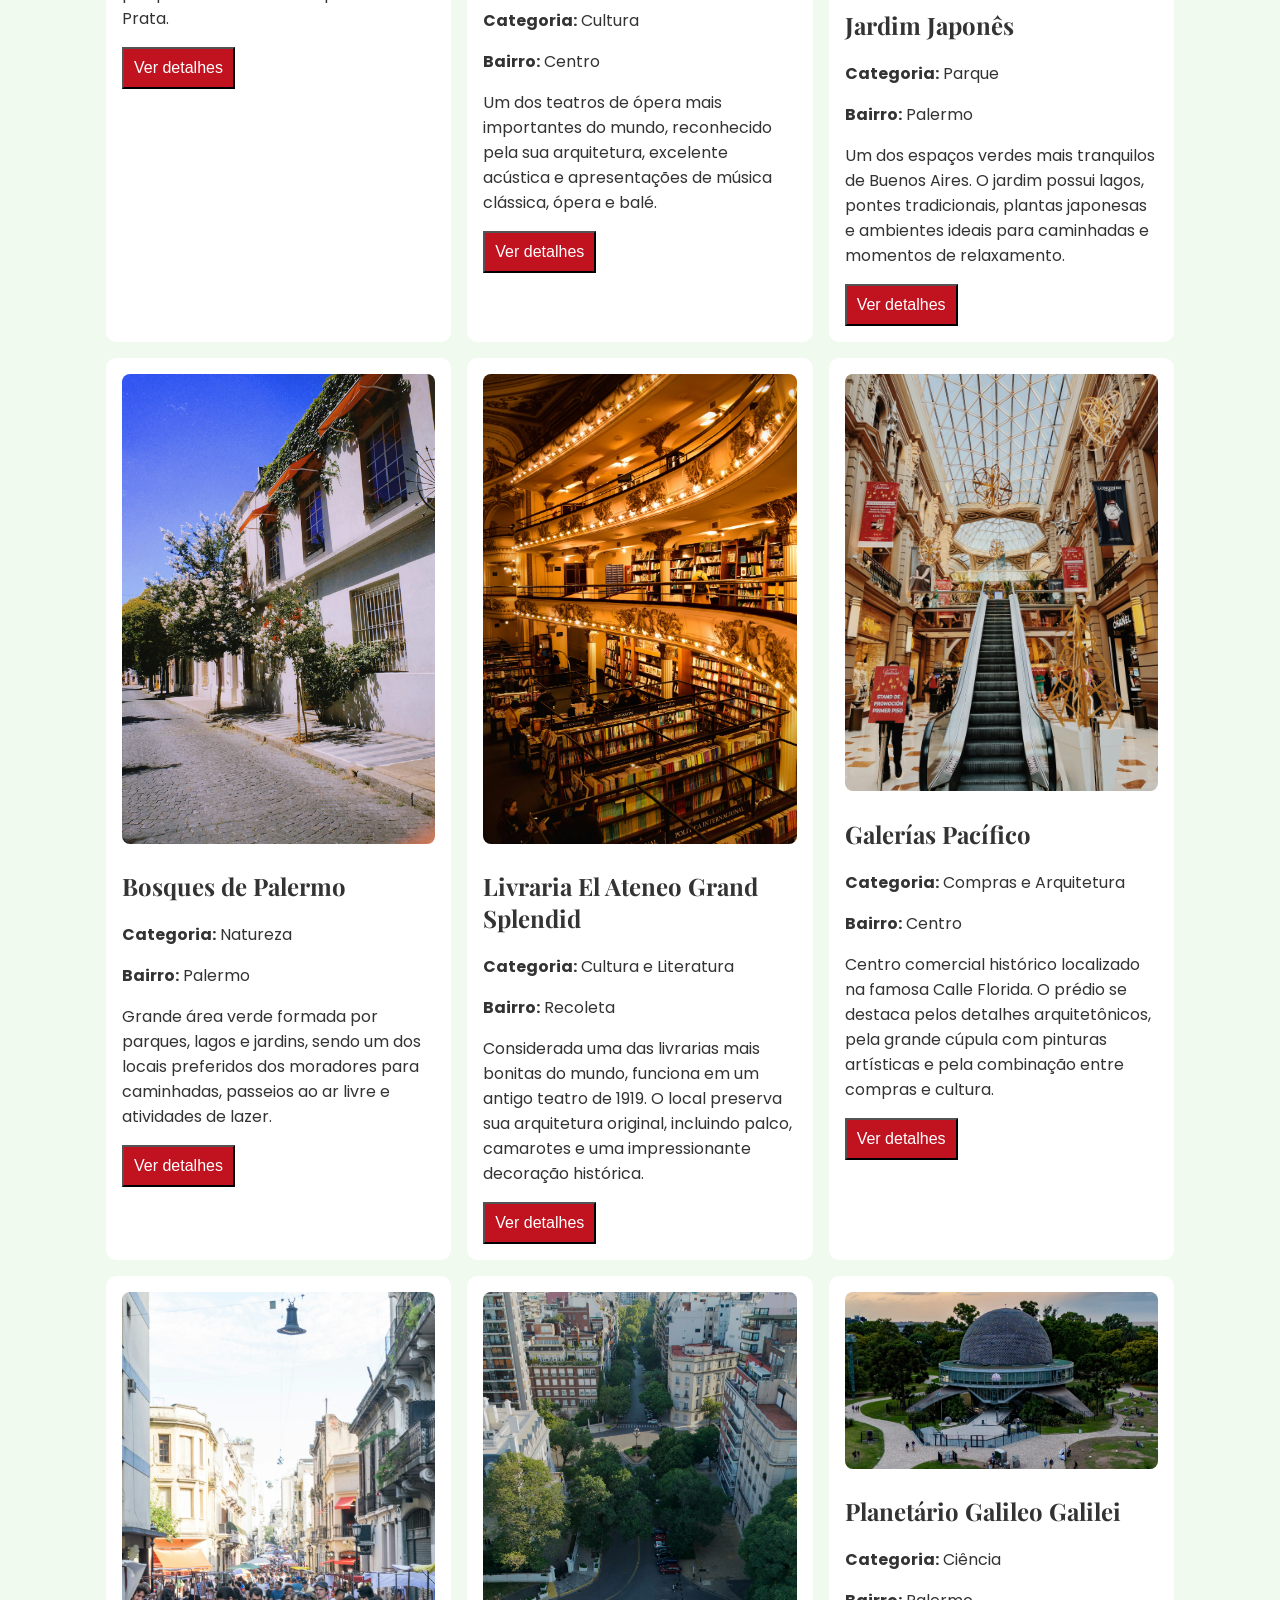
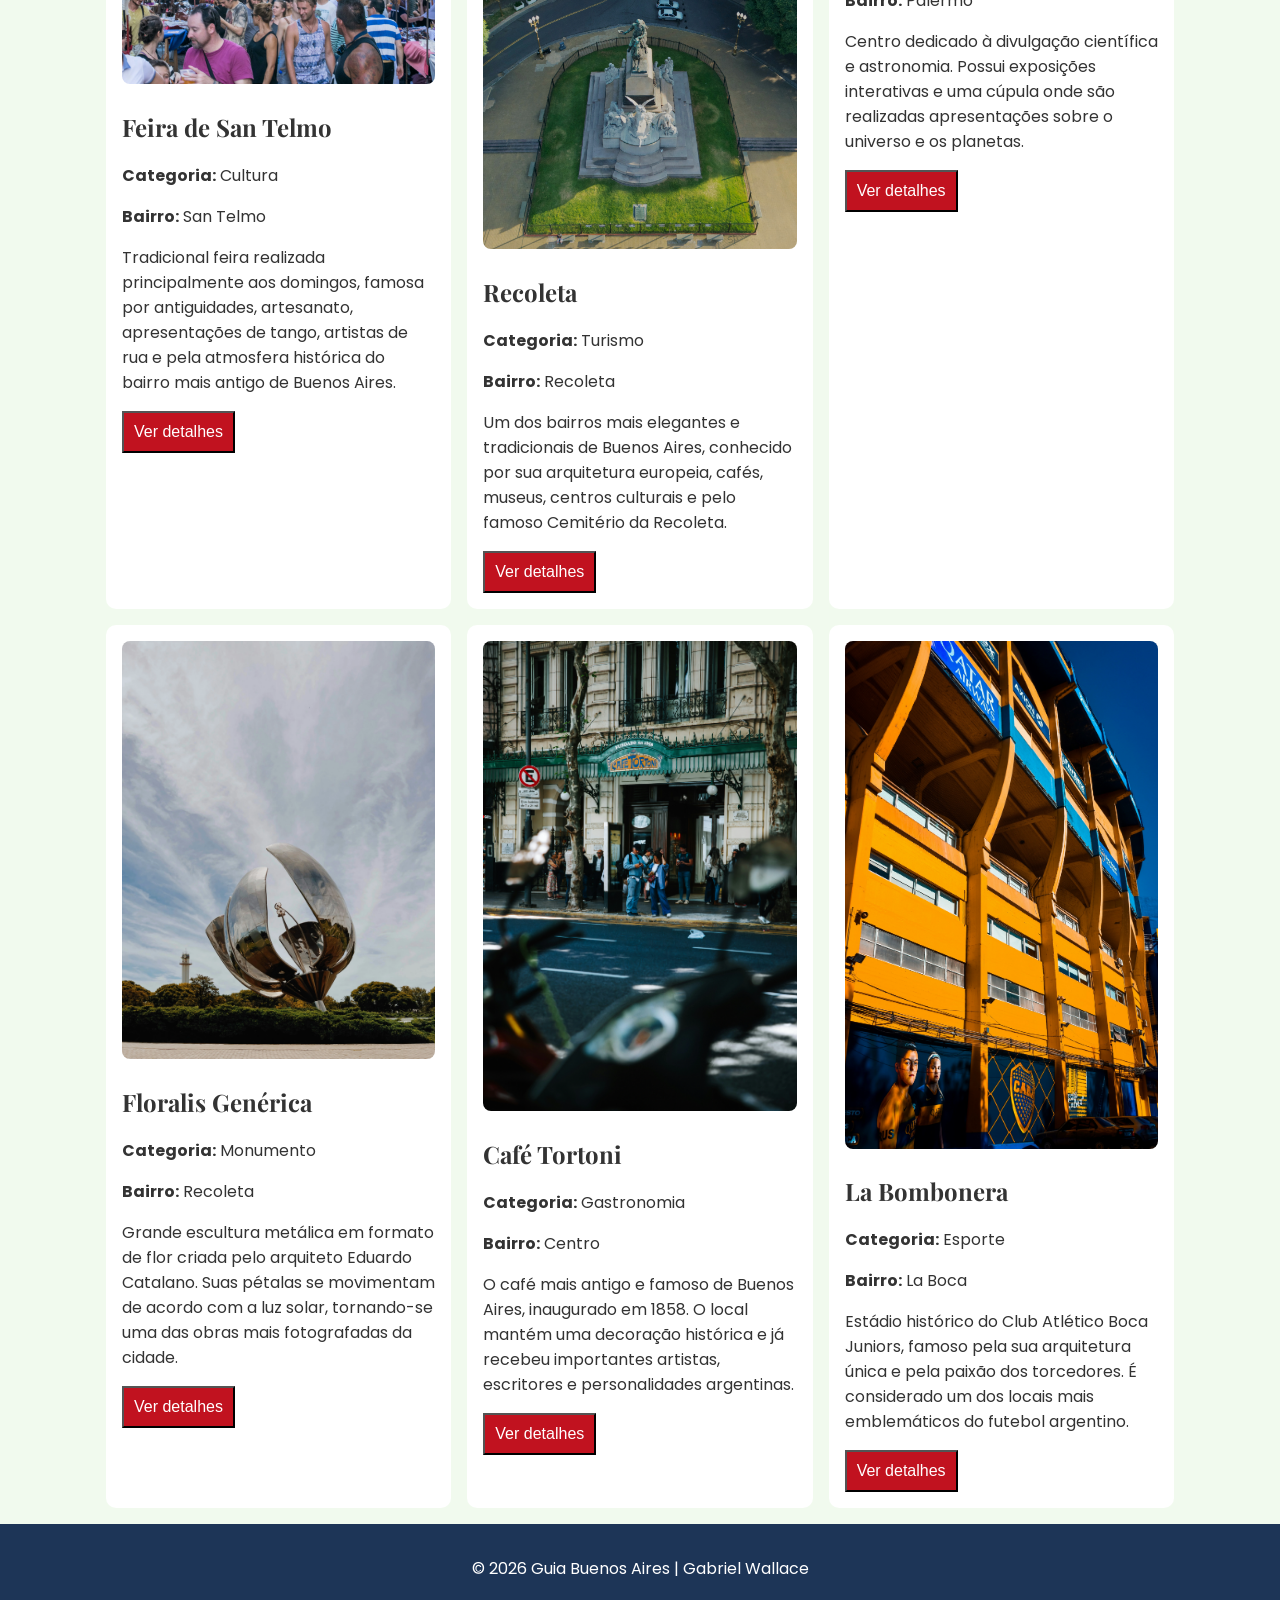
<file: final/locais.html>
<!DOCTYPE html>
<html lang="pt-BR">

<head>

<meta charset="UTF-8">
<meta name="viewport" content="width=device-width, initial-scale=1.0">


<title>Locais para Visitar | Guia Buenos Aires</title>


<meta name="description" content="Conheça os principais pontos turísticos, museus, parques e atrações de Buenos Aires.">


<meta name="author" content="Gabriel Wallace Soares dos Santos">


<meta property="og:title" content="Locais para Visitar | Guia Buenos Aires">
<meta property="og:description" content="Conheça os principais pontos turísticos de Buenos Aires.">
<meta property="og:type" content="website">
<meta property="og:url" content="https://gabrielwallacess.github.io/wdd231/final/locais.html">
<meta property="og:image" content="https://gabrielwallacess.github.io/wdd231/final/images/atracoes/obelisco.webp">


<link rel="icon" href="imagens/favicon.png">
<link rel="preconnect" href="https://fonts.googleapis.com">

<link rel="preconnect" href="https://fonts.gstatic.com" crossorigin>

<link href="https://fonts.googleapis.com/css2?family=Playfair+Display:wght@700&family=Poppins:wght@300;400;500;600;700&display=swap" rel="stylesheet">

<link rel="stylesheet" href="estilos/base.css">

<link rel="stylesheet" href="estilos/large.css">


<script type="module" src="scripts/navigation.js"></script>

<script type="module" src="scripts/locais.js"></script>


</head>



<body>


<header>


<div class="logo">

<img src="imagens/logo.png" alt="Logo Guia Buenos Aires">

<span>Guia Buenos Aires</span>

</div>



<button 
id="menu-button"
aria-label="Abrir menu de navegação">

☰

</button>



<nav id="menu">

<a href="index.html">Início</a>

<a href="locais.html">Locais</a>

<a href="informacoes.html">Informações</a>

</nav>


</header>



<main>


<h1>
Locais para Visitar
</h1>


<section id="lista-locais" class="cards">

</section>



<dialog id="modal">


<button id="fechar-modal">
❌
</button>


<div id="conteudo-modal">

</div>


</dialog>



</main>



<footer>


<p>
© 2026 Guia Buenos Aires | Gabriel Wallace
</p>


</footer>



</body>

</html>
</file>
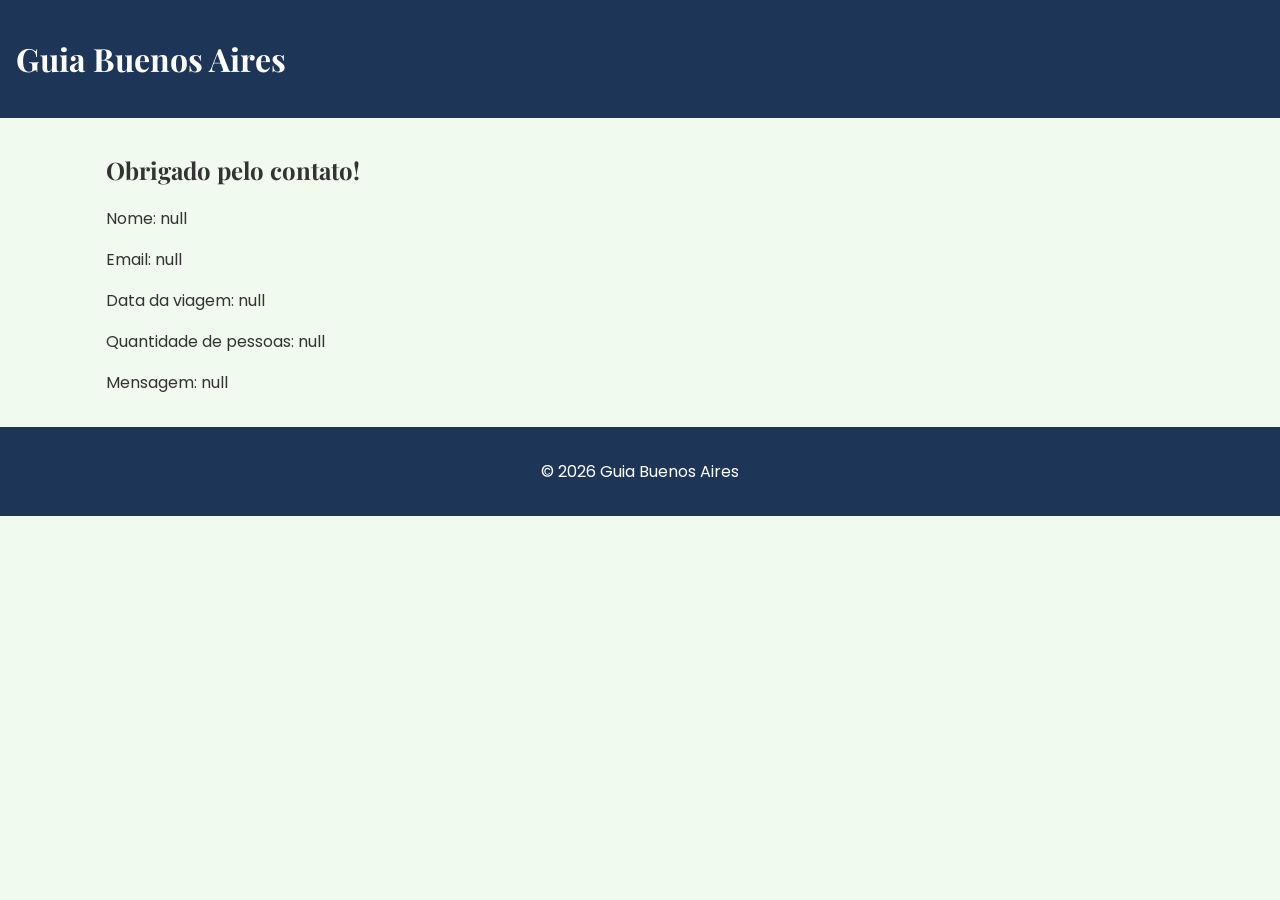
<file: final/obrigado.html>
<!DOCTYPE html>
<html lang="pt-BR">


<head>

<meta charset="UTF-8">

<meta name="viewport" content="width=device-width, initial-scale=1.0">


<title>Obrigado | Guia Buenos Aires</title>


<meta name="description" content="Confirmação do formulário do Guia Buenos Aires">


<meta name="author" content="Gabriel Wallace Soares">
<link rel="preconnect" href="https://fonts.googleapis.com">

<link rel="preconnect" href="https://fonts.gstatic.com" crossorigin>

<link href="https://fonts.googleapis.com/css2?family=Playfair+Display:wght@700&family=Poppins:wght@300;400;500;600;700&display=swap" rel="stylesheet">

<link rel="stylesheet" href="estilos/base.css">


<script defer src="scripts/obrigado.js"></script>


</head>



<body>


<header>

<h1>
Guia Buenos Aires
</h1>

</header>


<main>


<h2>
Obrigado pelo contato!
</h2>


<div id="resultado">

</div>


</main>



<footer>

<p>
© 2026 Guia Buenos Aires
</p>

</footer>



</body>

</html>
</file>
<file: camara/estilos/telas-pequenas.css>
* {
    margin: 0;
    padding: 0;
    box-sizing: border-box;
}

:root {
    --cor-primaria: #16324f;
    --cor-secundaria: #24557a;
    --cor-clara: #f4f6f8;
    --cor-texto: #222;
    --cor-branca: #ffffff;
}

body {
    font-family: 'Montserrat', sans-serif;
    background: var(--cor-clara);
    color: var(--cor-texto);
    line-height: 1.5;
}



header {
    background: var(--cor-primaria);
    color: white;
    padding: 1rem;
}

.logo-area {
    display: flex;
    align-items: center;
    gap: 1rem;
}

.logo-area img {
    border-radius: 0%;
}

.logo-area h1 {
    font-size: 1.3rem;
}

.logo-area p {
    font-size: .9rem;
}

#menu {
    width: 100%;
    margin-top: 1rem;
    padding: .7rem;
    font-size: 1.5rem;
    border: none;
    cursor: pointer;
    background: var(--cor-secundaria);
    color: white;
}

nav {
    display: none;
}

nav.open {
    display: block;
}

nav ul {
    list-style: none;
}

nav li {
    border-top: 1px solid rgba(255,255,255,.2);
}

nav a {
    display: block;
    text-decoration: none;
    color: white;
    padding: 1rem;
}

nav a:hover,
nav a.active {
    background: white;
    color: var(--cor-primaria);
}


main {
    max-width: 1200px;
    margin: auto;
    padding: 1rem;
}

main h2 {
    text-align: center;
    margin-bottom: 1.5rem;
}

.botoes-visualizacao {
    display: flex;
    justify-content: center;
    gap: 1rem;
    margin-bottom: 2rem;
}

.botoes-visualizacao button {
    padding: .8rem 1.5rem;
    cursor: pointer;
    border: none;
    background: var(--cor-primaria);
    color: white;
    border-radius: 6px;
}

.botoes-visualizacao button:hover {
    background: var(--cor-secundaria);
}


.grid {
    display: grid;
    gap: 1.5rem;
}

.card {
    background: white;
    border-radius: 10px;
    padding: 1rem;
    text-align: center;
    box-shadow: 0 0 10px rgba(0,0,0,.1);
}

.card img {
    width: 100%;
    max-width: 220px;
    height: auto;
    margin-bottom: 1rem;
}

.card h3 {
    color: var(--cor-primaria);
    margin-bottom: .5rem;
}

.card p {
    margin-bottom: .4rem;
}

.card a {
    color: var(--cor-secundaria);
    text-decoration: none;
}


.lista {
    display: flex;
    flex-direction: column;
}

.lista .card {
    display: flex;
    flex-direction: column;
    text-align: left;
}

.lista .card img {
    display: none;
}


footer {
    background: var(--cor-primaria);
    color: white;
    margin-top: 2rem;
    padding: 2rem 1rem;
}

footer section {
    margin-bottom: 1.5rem;
}

footer h3 {
    margin-bottom: .5rem;
}

footer p {
    margin-bottom: .3rem;
}

.hero {
    position: relative;
}

.hero img {
    width: 100%;
    height: auto;
    display: block;
}


.cta {
    position: absolute;
    bottom: 20px;
    left: 50%;
    transform: translateX(-50%);

    background-color: #8b4513;
    color: white;

    padding: 1rem 2rem;
    border-radius: 8px;

    text-decoration: none;
    font-weight: bold;
}

#previsao {
    display: grid;
    gap: 10px;
}

#previsao p {
    background-color: white;
    padding: 5px;
    border-radius: 8px;
}

#icone-clima {
    width: 80px;
    height: 80px;
}

/* Empresas em destaque */
#spotlights {
    display: grid;
    gap: 1rem;
}


/* Card da empresa */
#spotlights article {

    border: 1px solid #ddd;
    border-radius: 10px;
    padding: 1rem;
    text-align: center;
}


/* Logos das empresas */
#spotlights img {

    width: 120px;
    height: 80px;

    object-fit: contain;

    margin: 0 auto 1rem;

    display: block;
}
</file>
<file: camara/estilos/telas-grandes.css>
@media screen and (min-width: 768px) {

    header {
        display: flex;
        justify-content: space-between;
        align-items: center;
    }

    #menu {
        display: none;
    }

    nav {
        display: block;
    }

    nav ul {
        display: flex;
    }

    nav li {
        border: none;
    }

    nav a {
        padding: 1rem 1.2rem;
    }

    .grid {
        grid-template-columns: repeat(auto-fit, minmax(280px, 1fr));
    }

    .lista .card {
        display: grid;
        grid-template-columns: 180px 1fr;
        align-items: center;
        gap: 2rem;
    }

    .lista .card img {
        display: block;
        width: 170px;
    }

    footer {
        display: flex;
        justify-content: space-between;
    }

    .hero img {
        height: 400px;
        object-fit: cover;
    }

    #previsao {
        grid-template-columns: repeat(3, 1fr);
    }

    #spotlights {
        grid-template-columns: repeat(3, 1fr);
    }

}
</file>
<file: final/estilos/base.css>
:root{

--primary:#1D3557;
--secondary:#457B9D;
--background:#F1FAEE;
--accent:#C1121F;
--text:#333;

}


*{

box-sizing:border-box;

}

body{
    font-family: "Poppins", sans-serif;
}

h1,
h2,
h3,
.logo span{
    font-family: "Playfair Display", serif;
}

body{

margin:0;

font-family:Poppins,Arial,sans-serif;

background:var(--background);

color:var(--text);

}



header{

background:var(--primary);

color:white;

display:flex;

justify-content:space-between;

align-items:center;

padding:1rem;

}



.logo{

display:flex;

align-items:center;

gap:10px;

font-weight:bold;

}



.logo img{

width:150px;

height:75px;

}



#menu-button{

background:none;

border:none;

color:white;

font-size:2rem;

}



nav{

display:none;

flex-direction:column;

}



nav.open{

display:flex;

}



nav a{

color:white;

text-decoration:none;

padding:10px;

}



main{

max-width:1100px;

margin:auto;

padding:1rem;

}



.hero img{

width:100%;

border-radius:10px;

}



.hero h1{

font-family:"Playfair Display",serif;

font-size:2.5rem;

}



.button{

display:inline-block;

background:var(--accent);

color:white;

padding:12px 25px;

border-radius:8px;

text-decoration:none;

}



.cards{

display:grid;

gap:1rem;

}



.cards article{

background:white;

padding:1rem;

border-radius:10px;

}



.weather{

background:white;

padding:1rem;

border-radius:10px;

}



footer{

background:var(--primary);

color:white;

text-align:center;

padding:1rem;

}



footer a{

color:white;

}

.card img{

width:100%;

border-radius:8px;

}



.card button{

background:var(--accent);

color:white;

}

.button:hover,
.card button:hover{

background:#9B0D18;

}



dialog{

border:none;

border-radius:10px;

padding:2rem;

max-width:400px;

}



dialog::backdrop{

background:rgba(0,0,0,.5);

}



#fechar-modal{

float:right;

}

form{

display:flex;

flex-direction:column;

gap:10px;

}



input,
textarea,
button{

padding:10px;

font-size:1rem;

}



textarea{

height:100px;

}


form button{

background:#457B9D;

color:white;

border:none;

cursor:pointer;

}
</file>
<file: final/estilos/large.css>
@media screen and (min-width:768px){


#menu-button{

display:none;

}


nav{

display:flex;

flex-direction:row;

gap:20px;

}



.hero{

display:grid;

grid-template-columns:1fr 1fr;

gap:30px;

align-items:center;

}



.cards{

grid-template-columns:repeat(3,1fr);

}



}
</file>
<file: estilos/planejamento.css>
:root {
    --primary: #1D3557;
    --secondary: #457B9D;
    --background: #F1FAEE;
    --accent: #E63946;
    --text: #333333;
}

* {
    margin: 0;
    padding: 0;
    box-sizing: border-box;
}

body {
    font-family: "Poppins", sans-serif;
    background: var(--background);
    color: var(--text);
    line-height: 1.6;
}

header {
    background: var(--primary);
    color: white;
    text-align: center;
    padding: 2rem;
}

header h1 {
    font-family: "Playfair Display", serif;
    font-size: 2.5rem;
}

main {
    max-width: 1000px;
    margin: auto;
    padding: 2rem;
}

section {
    background: white;
    padding: 1.5rem;
    margin-bottom: 2rem;
    border-radius: 10px;
    box-shadow: 0 3px 10px rgba(0,0,0,.1);
}

h2 {
    font-family: "Playfair Display", serif;
    color: var(--primary);
    margin-bottom: 1rem;
}

h3 {
    margin-top: 1rem;
    margin-bottom: .5rem;
}

ul {
    margin-left: 1.5rem;
}

.cores {
    display: grid;
    grid-template-columns: repeat(auto-fit, minmax(180px, 1fr));
    gap: 1rem;
    margin-top: 1rem;
}

.cor {
    padding: 1rem;
    border-radius: 8px;
    color: white;
    text-align: center;
}

.azul-escuro {
    background: #1D3557;
}

.branco {
    background: #F1FAEE;
    color: #333;
    border: 1px solid #ccc;
}

.azul {
    background: #457B9D;
}

.vermelho {
    background: #E63946;
}

.playfair {
    font-family: "Playfair Display", serif;
}

.poppins {
    font-family: "Poppins", sans-serif;
}

img {
    display: block;
    width: 100%;
    max-width: 600px;
    margin: 1rem auto;
    border: 2px solid #ccc;
    border-radius: 8px;
}

footer {
    background: var(--primary);
    color: white;
    text-align: center;
    padding: 1.5rem;
}

@media (max-width: 768px) {

    header h1 {
        font-size: 2rem;
    }

    main {
        padding: 1rem;
    }

    section {
        padding: 1rem;
    }
}

pre {
    background-color: #f8f8f8;
    border: 2px solid #ccc;
    border-radius: 8px;
    padding: 1rem;
    overflow-x: auto;
    font-family: "Courier New", monospace;
    font-size: 0.9rem;
    line-height: 1.4;
    white-space: pre;
}

article {
    margin-bottom: 2rem;
}
</file>
<file: camara/estilos/associacao.css>
/* ==========================================
   Página Associação
   WDD 231 - Câmara de Comércio
========================================== */


/* Layout */

.membership-container {
    display: grid;
    grid-template-columns: 1fr;
    gap: 2rem;
    margin: 2rem auto;
    max-width: 1200px;
    padding: 0 1rem;
}


/* ==========================
   Formulário
========================== */

form {
    background: #ffffff;
    padding: 1.5rem;
    border-radius: 10px;
    box-shadow: 0 0 12px rgba(0,0,0,.1);
}


form label {
    display: block;
    margin-bottom: 1rem;
    font-weight: 600;
    color: var(--cor-primaria);
}


form input,
form select,
form textarea {

    width: 100%;
    margin-top: .4rem;
    padding: .8rem;
    border: 1px solid #ccc;
    border-radius: 6px;
    font-size: 1rem;
    box-sizing: border-box;

}


form textarea {

    resize: vertical;
    min-height: 120px;

}


form input:focus,
form select:focus,
form textarea:focus {

    outline: 2px solid var(--cor-secundaria);
    border-color: var(--cor-secundaria);

}


button[type="submit"] {

    width: 100%;
    border: none;
    background: var(--cor-secundaria);
    color: white;
    padding: .9rem;
    border-radius: 8px;
    cursor: pointer;
    font-size: 1rem;
    margin-top: .8rem;
    transition: background .3s;

}


button[type="submit"]:hover {

    background: var(--cor-primaria);

}


/* ==========================
   Cartões de associação
========================== */


.membership-cards {

    display: grid;
    gap: 1rem;

}


.membership-cards .card {

    border-left: 6px solid var(--cor-secundaria);
    padding: 1.2rem;
    box-shadow: 0 4px 10px rgba(0,0,0,.08);

    opacity: 0;
    transform: translateY(30px);

    animation: aparecer .8s forwards;

}


.membership-cards .card:nth-child(1) {

    animation-delay: .2s;

}


.membership-cards .card:nth-child(2) {

    animation-delay: .4s;

}


.membership-cards .card:nth-child(3) {

    animation-delay: .6s;

}


.membership-cards .card:nth-child(4) {

    animation-delay: .8s;

}


.membership-cards .card h3 {

    margin-bottom: .6rem;

}


.membership-cards .card p {

    margin-bottom: 1rem;
    line-height: 1.4;

}


/* Botões dos cards */

.modal-btn {

    background: var(--cor-secundaria);
    color: white;
    border: none;
    padding: .7rem 1rem;
    border-radius: 5px;
    cursor: pointer;
    transition: .3s;

}


.modal-btn:hover {

    background: var(--cor-primaria);
    transform: scale(1.05);

}


/* ==========================
   Modais
========================== */


dialog {

    width: min(90%, 500px);
    border: none;
    border-radius: 12px;
    padding: 2rem;
    box-shadow: 0 10px 25px rgba(0,0,0,.3);

}


dialog::backdrop {

    background: rgba(0,0,0,.6);

}


dialog h3 {

    color: var(--cor-primaria);
    margin-bottom: 1rem;

}


dialog ul {

    margin-left: 1.2rem;
    margin-bottom: 1.5rem;
    line-height: 1.8;

}


.close {

    background: var(--cor-secundaria);
    color: white;
    border: none;
    padding: .7rem 1.2rem;
    border-radius: 6px;
    cursor: pointer;

}


.close:hover {

    background: var(--cor-primaria);

}


/* ==========================
   Animação
========================== */


@keyframes aparecer {

    from {

        opacity: 0;
        transform: translateY(30px);

    }


    to {

        opacity: 1;
        transform: translateY(0);

    }

}


/* ==========================
   Página de agradecimento
========================== */


.thankyou {

    max-width: 700px;
    margin: 2rem auto;
    padding: 2rem;
    background: #ffffff;
    border-radius: 12px;
    box-shadow: 0 4px 15px rgba(0,0,0,.1);
    text-align: center;

}


.thankyou h3 {

    color: var(--cor-primaria);
    margin-bottom: 1rem;
    font-size: 1.8rem;

}


.thankyou > p {

    margin-bottom: 1.5rem;
    line-height: 1.6;
    color: #555;

}


.dados-formulario {

    margin: 2rem 0;
    padding: 1.5rem;
    background: var(--cor-clara);
    border-left: 6px solid var(--cor-secundaria);
    border-radius: 8px;
    text-align: left;

}


.dados-formulario p {

    margin: .8rem 0;
    font-size: 1rem;
    line-height: 1.5;

}


.dados-formulario strong {

    color: var(--cor-primaria);

}


.btn-home {

    display: inline-block;
    margin-top: 1.5rem;
    padding: .9rem 1.8rem;
    background: var(--cor-secundaria);
    color: white;
    text-decoration: none;
    border-radius: 8px;
    font-weight: bold;

    transition: background .3s ease,
                transform .3s ease;

}


.btn-home:hover {

    background: var(--cor-primaria);
    transform: translateY(-2px);

}


.btn-home:focus {

    outline: 2px solid var(--cor-secundaria);
    outline-offset: 3px;

}


/* ==========================
   Responsividade
========================== */


@media screen and (min-width: 768px) {

    .membership-container {

        grid-template-columns: 2fr 1fr;
        align-items: start;

    }


    .membership-cards {

        position: sticky;
        top: 20px;

    }

}


@media screen and (max-width: 768px) {


    .thankyou {

        margin: 1rem;
        padding: 1.5rem;

    }


    .thankyou h3 {

        font-size: 1.5rem;

    }


    .dados-formulario {

        padding: 1rem;

    }


    .dados-formulario p {

        font-size: .95rem;

    }


    .btn-home {

        width: 100%;
        text-align: center;
        box-sizing: border-box;

    }

}
</file>
